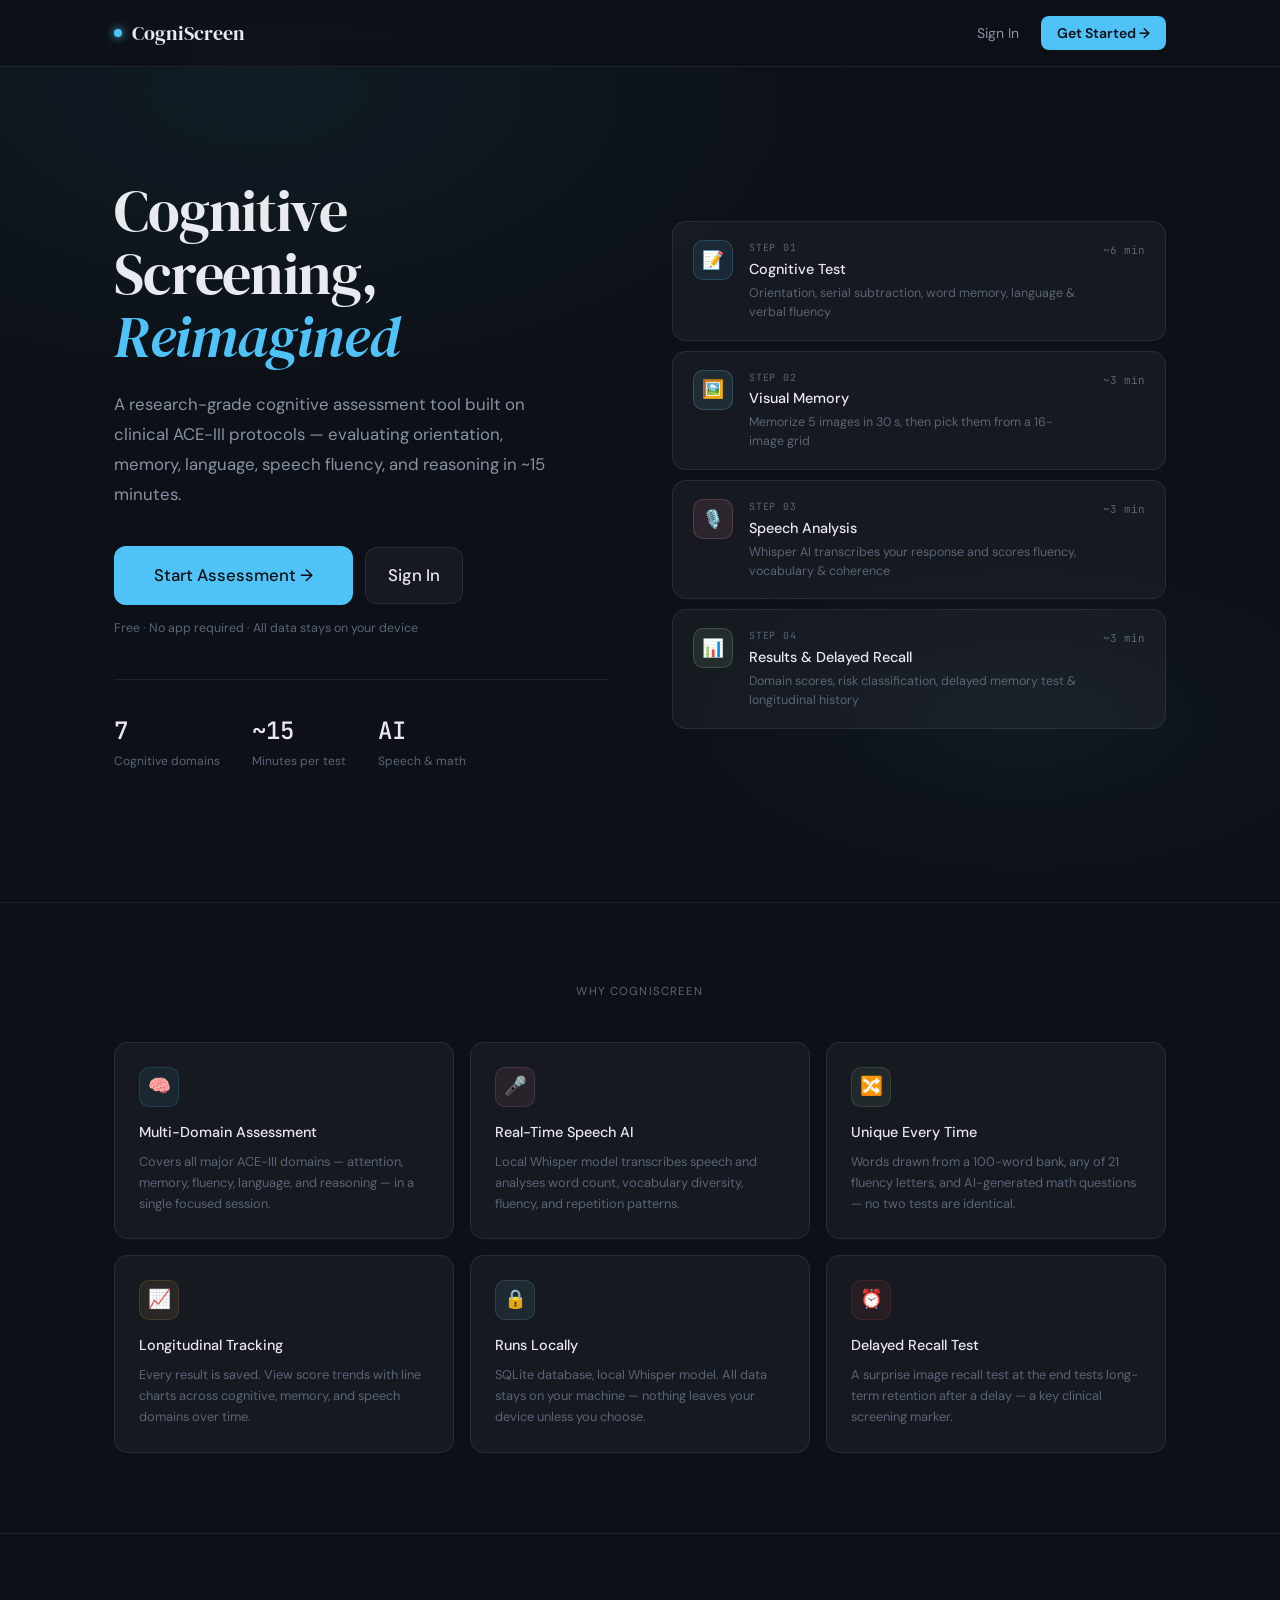
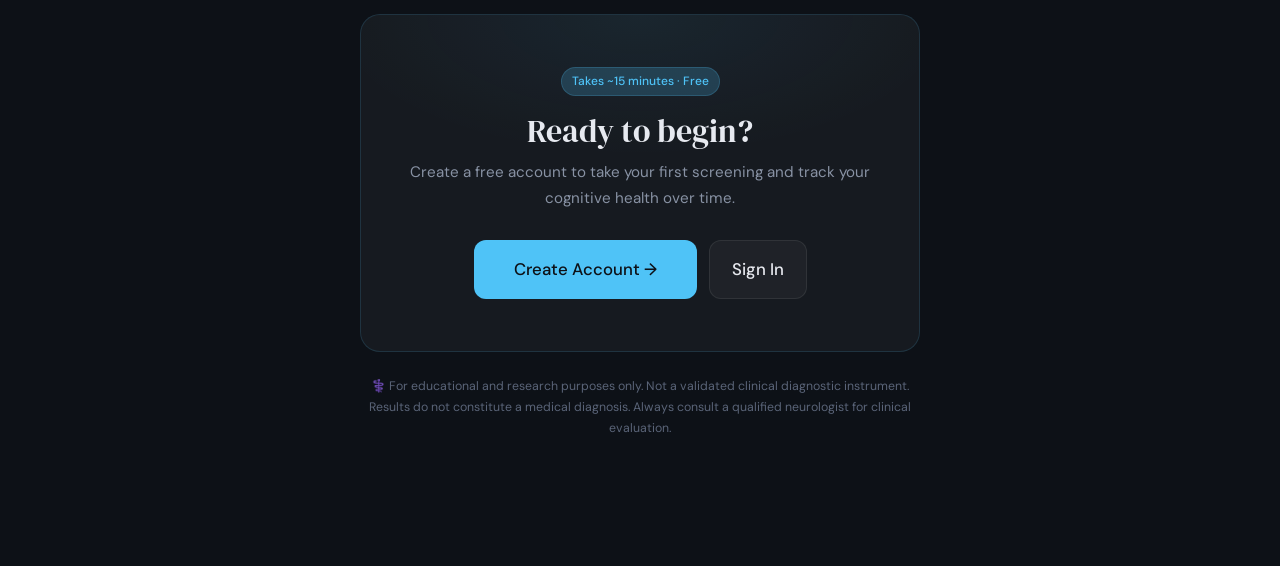
<file: frontend/index.html>
<!DOCTYPE html>
<html lang="en">
<head>
  <meta charset="UTF-8" />
  <meta name="viewport" content="width=device-width, initial-scale=1.0" />
  <title>CogniScreen — Dementia Screening Tool</title>
  <link rel="stylesheet" href="style.css" />
  <style>
    .hero {
      min-height: calc(100vh - 65px);
      display: flex; align-items: center;
      padding: 60px 0 80px;
    }
    .hero-inner {
      display: grid;
      grid-template-columns: 1fr 1fr;
      gap: 64px; align-items: center;
      max-width: 1100px; margin: 0 auto; padding: 0 24px;
      position: relative; z-index: 1;
    }
    .hero-eyebrow {
      display: inline-flex; align-items: center; gap: 8px;
      background: rgba(79,195,247,0.08); border: 1px solid rgba(79,195,247,0.2);
      border-radius: 100px; padding: 6px 14px;
      font-size: 0.75rem; color: var(--accent);
      letter-spacing: 0.06em; text-transform: uppercase; margin-bottom: 24px;
    }
    .eyebrow-dot { width:6px; height:6px; border-radius:50%; background:var(--accent); animation:pulse 2s infinite; }
    .hero h1 {
      font-size: clamp(2.4rem, 4.5vw, 3.6rem);
      line-height: 1.1; margin-bottom: 20px; letter-spacing: -0.02em;
    }
    .hero-desc { font-size:1.05rem; color:var(--text2); line-height:1.8; margin-bottom:36px; max-width:440px; }
    .hero-actions { display:flex; gap:12px; align-items:center; }
    .hero-note { font-size:0.78rem; color:var(--text3); margin-top:14px; }
    .hero-stats {
      display:flex; gap:32px; margin-top:40px;
      padding-top:32px; border-top:1px solid var(--card-border);
    }
    .hero-stat-num { font-family:var(--font-mono); font-size:1.5rem; font-weight:500; color:var(--text); }
    .hero-stat-label { font-size:0.75rem; color:var(--text3); margin-top:2px; }

    /* Step cards — right panel */
    .steps-panel { display:flex; flex-direction:column; gap:10px; }
    .step-card {
      display:flex; align-items:flex-start; gap:16px;
      background:var(--card); border:1px solid var(--card-border);
      border-radius:14px; padding:18px 20px;
      transition:all 0.25s; position:relative; overflow:hidden;
    }
    .step-card::before {
      content:''; position:absolute; left:0; top:0; bottom:0; width:3px;
      background:var(--sc, var(--accent)); border-radius:3px 0 0 3px;
      opacity:0; transition:opacity 0.25s;
    }
    .step-card:hover { border-color:rgba(255,255,255,0.12); transform:translateX(5px); }
    .step-card:hover::before { opacity:1; }
    .step-icon {
      width:40px; height:40px; border-radius:10px;
      display:flex; align-items:center; justify-content:center;
      font-size:1.1rem; flex-shrink:0;
    }
    .step-num { font-family:var(--font-mono); font-size:0.62rem; color:var(--text3); letter-spacing:0.08em; text-transform:uppercase; margin-bottom:2px; }
    .step-title { font-weight:500; font-size:0.9rem; margin-bottom:3px; }
    .step-desc { font-size:0.78rem; color:var(--text3); line-height:1.5; }
    .step-time { margin-left:auto; font-family:var(--font-mono); font-size:0.68rem; color:var(--text3); white-space:nowrap; padding-top:2px; flex-shrink:0; }

    /* Features */
    .features { padding:80px 0; border-top:1px solid var(--card-border); }
    .section-eyebrow { font-size:0.72rem; text-transform:uppercase; letter-spacing:0.1em; color:var(--text3); text-align:center; margin-bottom:40px; }
    .features-grid { display:grid; grid-template-columns:repeat(3,1fr); gap:16px; }
    .feat {
      background:var(--card); border:1px solid var(--card-border);
      border-radius:14px; padding:24px; transition:all 0.25s;
    }
    .feat:hover { border-color:rgba(255,255,255,0.12); transform:translateY(-3px); }
    .feat-icon { width:40px; height:40px; border-radius:10px; display:flex; align-items:center; justify-content:center; font-size:1.15rem; margin-bottom:14px; }
    .feat-title { font-weight:500; font-size:0.9rem; margin-bottom:7px; }
    .feat-desc { font-size:0.8rem; color:var(--text3); line-height:1.65; }

    /* CTA */
    .cta { padding:80px 0; text-align:center; border-top:1px solid var(--card-border); }
    .cta-card {
      max-width:560px; margin:0 auto;
      background:var(--card); border:1px solid rgba(79,195,247,0.15);
      border-radius:20px; padding:52px 40px; position:relative; overflow:hidden;
    }
    .cta-card::before {
      content:''; position:absolute; inset:0;
      background:radial-gradient(ellipse 80% 60% at 50% 0%, rgba(79,195,247,0.07) 0%, transparent 70%);
      pointer-events:none;
    }
    .cta-card h2 { font-size:2rem; margin-bottom:10px; }
    .cta-card p { color:var(--text2); font-size:0.95rem; line-height:1.7; margin-bottom:28px; }
    .disclaimer { text-align:center; padding:24px 0 48px; font-size:0.77rem; color:var(--text3); max-width:580px; margin:0 auto; line-height:1.7; }

    @media (max-width:768px) {
      .hero-inner { grid-template-columns:1fr; gap:40px; }
      .hero h1, .hero-desc, .hero-note { text-align:center; }
      .hero-actions { justify-content:center; }
      .hero-stats { justify-content:center; }
      .features-grid { grid-template-columns:1fr; }
    }
  </style>
</head>
<body>
  <div id="toast-container"></div>

  <nav class="nav">
    <div class="nav-inner">
      <a href="index.html" class="nav-logo"><span class="nav-logo-dot"></span>CogniScreen</a>
      <div class="nav-links">
        <a href="login.html" class="nav-link">Sign In</a>
        <a href="register.html" class="nav-btn">Get Started →</a>
      </div>
    </div>
  </nav>

  <!-- HERO -->
  <section class="hero">
    <div class="hero-inner">

      <!-- Left -->
      <div class="fade-in">
        <h1>Cognitive<br>Screening,<br><em style="color:var(--accent);">Reimagined</em></h1>
        <p class="hero-desc">
          A research-grade cognitive assessment tool built on clinical ACE-III protocols —
          evaluating orientation, memory, language, speech fluency, and reasoning in ~15 minutes.
        </p>
        <div class="hero-actions">
          <a href="register.html" class="btn btn-primary btn-lg">Start Assessment →</a>
          <a href="login.html" class="btn btn-ghost btn-lg" style="padding:14px 22px;">Sign In</a>
        </div>
        <p class="hero-note">Free · No app required · All data stays on your device</p>
        <div class="hero-stats">
          <div><div class="hero-stat-num">7</div><div class="hero-stat-label">Cognitive domains</div></div>
          <div><div class="hero-stat-num">~15</div><div class="hero-stat-label">Minutes per test</div></div>
          <div><div class="hero-stat-num">AI</div><div class="hero-stat-label">Speech & math</div></div>
        </div>
      </div>

      <!-- Right: step cards -->
      <div class="steps-panel fade-in" style="animation-delay:0.15s;">
        <div class="step-card" style="--sc:#4fc3f7;">
          <div class="step-icon" style="background:rgba(79,195,247,0.1);border:1px solid rgba(79,195,247,0.2);">📝</div>
          <div>
            <div class="step-num">Step 01</div>
            <div class="step-title">Cognitive Test</div>
            <div class="step-desc">Orientation, serial subtraction, word memory, language & verbal fluency</div>
          </div>
          <div class="step-time">~6 min</div>
        </div>
        <div class="step-card" style="--sc:#81d4fa;">
          <div class="step-icon" style="background:rgba(129,212,250,0.1);border:1px solid rgba(129,212,250,0.2);">🖼️</div>
          <div>
            <div class="step-num">Step 02</div>
            <div class="step-title">Visual Memory</div>
            <div class="step-desc">Memorize 5 images in 30 s, then pick them from a 16-image grid</div>
          </div>
          <div class="step-time">~3 min</div>
        </div>
        <div class="step-card" style="--sc:#f48fb1;">
          <div class="step-icon" style="background:rgba(244,143,177,0.1);border:1px solid rgba(244,143,177,0.2);">🎙️</div>
          <div>
            <div class="step-num">Step 03</div>
            <div class="step-title">Speech Analysis</div>
            <div class="step-desc">Whisper AI transcribes your response and scores fluency, vocabulary & coherence</div>
          </div>
          <div class="step-time">~3 min</div>
        </div>
        <div class="step-card" style="--sc:#a5d6a7;">
          <div class="step-icon" style="background:rgba(165,214,167,0.1);border:1px solid rgba(165,214,167,0.2);">📊</div>
          <div>
            <div class="step-num">Step 04</div>
            <div class="step-title">Results & Delayed Recall</div>
            <div class="step-desc">Domain scores, risk classification, delayed memory test & longitudinal history</div>
          </div>
          <div class="step-time">~3 min</div>
        </div>
      </div>

    </div>
  </section>

  <!-- FEATURES -->
  <section class="features">
    <div class="container-wide">
      <p class="section-eyebrow">Why CogniScreen</p>
      <div class="features-grid">
        <div class="feat" style="animation:fadeIn 0.4s 0.1s both;">
          <div class="feat-icon" style="background:rgba(79,195,247,0.08);border:1px solid rgba(79,195,247,0.15);">🧠</div>
          <div class="feat-title">Multi-Domain Assessment</div>
          <div class="feat-desc">Covers all major ACE-III domains — attention, memory, fluency, language, and reasoning — in a single focused session.</div>
        </div>
        <div class="feat" style="animation:fadeIn 0.4s 0.2s both;">
          <div class="feat-icon" style="background:rgba(244,143,177,0.08);border:1px solid rgba(244,143,177,0.15);">🎤</div>
          <div class="feat-title">Real-Time Speech AI</div>
          <div class="feat-desc">Local Whisper model transcribes speech and analyses word count, vocabulary diversity, fluency, and repetition patterns.</div>
        </div>
        <div class="feat" style="animation:fadeIn 0.4s 0.3s both;">
          <div class="feat-icon" style="background:rgba(165,214,167,0.08);border:1px solid rgba(165,214,167,0.15);">🔀</div>
          <div class="feat-title">Unique Every Time</div>
          <div class="feat-desc">Words drawn from a 100-word bank, any of 21 fluency letters, and AI-generated math questions — no two tests are identical.</div>
        </div>
        <div class="feat" style="animation:fadeIn 0.4s 0.4s both;">
          <div class="feat-icon" style="background:rgba(255,183,77,0.08);border:1px solid rgba(255,183,77,0.15);">📈</div>
          <div class="feat-title">Longitudinal Tracking</div>
          <div class="feat-desc">Every result is saved. View score trends with line charts across cognitive, memory, and speech domains over time.</div>
        </div>
        <div class="feat" style="animation:fadeIn 0.4s 0.5s both;">
          <div class="feat-icon" style="background:rgba(129,212,250,0.08);border:1px solid rgba(129,212,250,0.15);">🔒</div>
          <div class="feat-title">Runs Locally</div>
          <div class="feat-desc">SQLite database, local Whisper model. All data stays on your machine — nothing leaves your device unless you choose.</div>
        </div>
        <div class="feat" style="animation:fadeIn 0.4s 0.6s both;">
          <div class="feat-icon" style="background:rgba(239,83,80,0.08);border:1px solid rgba(239,83,80,0.15);">⏰</div>
          <div class="feat-title">Delayed Recall Test</div>
          <div class="feat-desc">A surprise image recall test at the end tests long-term retention after a delay — a key clinical screening marker.</div>
        </div>
      </div>
    </div>
  </section>

  <!-- CTA -->
  <section class="cta">
    <div class="container">
      <div class="cta-card fade-in">
        <span class="badge badge-accent mb-4" style="font-size:0.75rem;">Takes ~15 minutes · Free</span>
        <h2>Ready to begin?</h2>
        <p>Create a free account to take your first screening and track your cognitive health over time.</p>
        <div style="display:flex;gap:12px;justify-content:center;flex-wrap:wrap;">
          <a href="register.html" class="btn btn-primary btn-lg">Create Account →</a>
          <a href="login.html" class="btn btn-ghost btn-lg" style="padding:14px 22px;">Sign In</a>
        </div>
      </div>
      <div class="disclaimer">
        ⚕️ For educational and research purposes only. Not a validated clinical diagnostic instrument.
        Results do not constitute a medical diagnosis. Always consult a qualified neurologist for clinical evaluation.
      </div>
    </div>
  </section>

  <script src="script.js"></script>
</body>
</html>
</file>
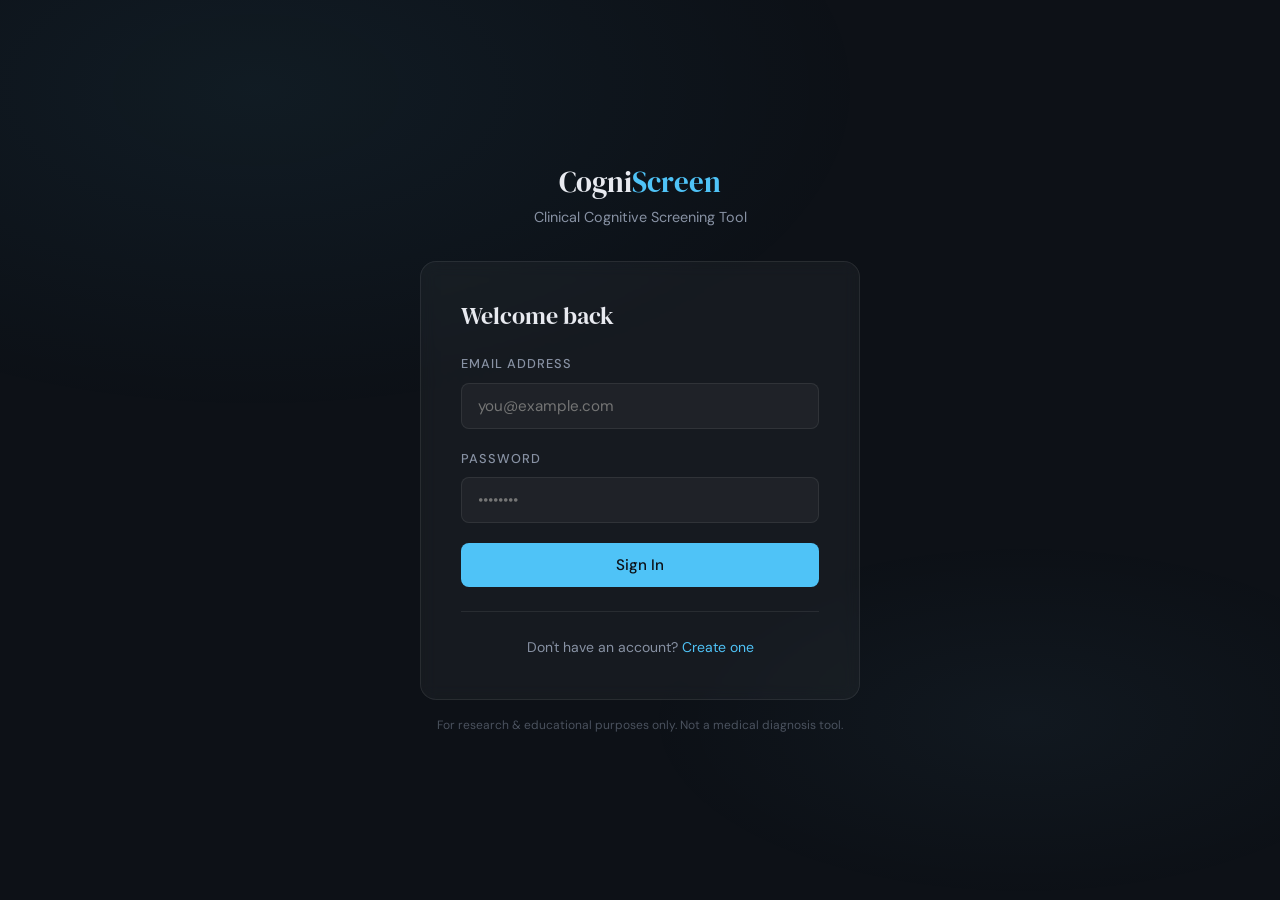
<file: frontend/cognitive.html>
<!DOCTYPE html>
<html lang="en">
<head>
  <meta charset="UTF-8" />
  <meta name="viewport" content="width=device-width, initial-scale=1.0" />
  <title>Cognitive Test — CogniScreen</title>
  <link rel="stylesheet" href="style.css" />
</head>
<body>
  <div id="toast-container"></div>
  <nav class="nav">
    <div class="nav-inner">
      <a href="index.html" class="nav-logo">
        <span class="nav-logo-dot"></span>CogniScreen
      </a>
      <div class="nav-links">
        <a href="dashboard.html" class="nav-link">← Dashboard</a>
      </div>
    </div>
  </nav>

  <div style="padding:40px 0 80px;">
    <div class="container">
      <!-- Progress -->
      <div class="flex items-center justify-between mb-2">
        <span class="text-xs text-muted">COGNITIVE ASSESSMENT</span>
        <span class="text-xs text-muted mono" id="q-counter">0 / 0</span>
      </div>
      <div class="progress-wrap mb-8">
        <div class="progress-bar" id="progress-bar" style="width:0%"></div>
      </div>

      <!-- Step indicator -->
      <div class="step-indicator mb-8" id="step-indicator"></div>

      <!-- Question card -->
      <div class="card card-glow fade-in" id="question-card">
        <div id="question-area"></div>
      </div>

      <!-- Nav buttons -->
      <div class="flex gap-3 mt-6 justify-between">
        <button class="btn btn-ghost" id="back-btn" onclick="prevQuestion()" style="display:none;">← Back</button>
        <div style="flex:1;"></div>
        <button class="btn btn-primary" id="next-btn" onclick="nextQuestion()" disabled>
          Continue →
        </button>
      </div>
    </div>
  </div>

  <script src="script.js"></script>
  <script>
    requireAuth();

    // ── Helpers ───────────────────────────────────────────────────────────────
    function pick(arr) { return arr[Math.floor(Math.random() * arr.length)]; }
    function shuffle(arr) { return [...arr].sort(() => Math.random() - 0.5); }

    // ── Section 4: load 3 random words from words.txt ─────────────────────────
    let chosenWords = ['APPLE', 'TABLE', 'RIVER']; // safe fallback
    async function loadWords() {
      try {
        const res = await fetch('words.txt');
        const text = await res.text();
        const all = text.split('\n').map(w => w.trim().toUpperCase()).filter(w => w.length >= 3 && w.length <= 10);
        const picked = shuffle(all).slice(0, 3);
        if (picked.length === 3) chosenWords = picked;
      } catch(e) { /* keep fallback */ }
    }

    // ── Section 5: all 26 letters (excluding hard ones like Q, X, Z for fairness) ──
    const ALL_LETTERS = 'ABCDEFGHIJKLMNOPRSTUW'.split(''); // 21 practical letters
    const chosenLetter = pick(ALL_LETTERS);

    // Section 5 sentences — 12 simple, well-known proverbs (only one is shown per test)
    const SENTENCE_POOLS = [
      'All that glitters is not gold',
      'A stitch in time saves nine',
      'Every cloud has a silver lining',
      'Actions speak louder than words',
      'The early bird catches the worm',
      'Look before you leap',
      'Practice makes a man perfect',
      'Slow and steady wins the race',
      'Honesty is the best policy',
      'Better late than never',
      'Too many cooks spoil the broth',
      'Where there is a will there is a way',
    ];
    const chosenSentence = pick(SENTENCE_POOLS);

    // ── Section 7: AI-generated math questions ────────────────────────────────
    // Placeholder objects — will be replaced by AI response before test starts
    let aiMathQuestions = null; // { q1, q2, q3 } filled by fetchMathQuestions()

    // Fallback questions used if AI is unavailable
    function generateFallbackMath() {
      const ops = ['addition','subtraction','multiplication','division'];
      const op = pick(ops);
      let q1;
      if (op === 'addition') {
        const a = Math.floor(Math.random()*400)+100, b = Math.floor(Math.random()*300)+50;
        q1 = { text:`What is ${a} + ${b}?`, answer: a+b, op:'addition' };
      } else if (op === 'subtraction') {
        const a = Math.floor(Math.random()*500)+300, b = Math.floor(Math.random()*200)+50;
        q1 = { text:`What is ${a} − ${b}?`, answer: a-b, op:'subtraction' };
      } else if (op === 'multiplication') {
        const a = Math.floor(Math.random()*9)+2, b = Math.floor(Math.random()*9)+2;
        q1 = { text:`What is ${a} × ${b}?`, answer: a*b, op:'multiplication' };
      } else {
        const b = Math.floor(Math.random()*8)+2, a = b*(Math.floor(Math.random()*9)+2);
        q1 = { text:`What is ${a} ÷ ${b}?`, answer: a/b, op:'division' };
      }
      // Word problem
      const fruits = ['apples','oranges','mangoes','bananas','guavas'];
      const fruit = pick(fruits);
      const qty = Math.floor(Math.random()*6)+2, price = Math.floor(Math.random()*15)+5;
      const q2 = { text:`If one ${fruit.slice(0,-1)} costs ₹${price}, what is the total cost of ${qty} ${fruit}?`, answer: qty*price };
      // Analogy / reasoning
      const pairs = [
        { text:'Complete the pattern: 2, 4, 8, 16, ___', answer: 32 },
        { text:'Complete the pattern: 3, 6, 9, 12, ___', answer: 15 },
        { text:'Complete the pattern: 5, 10, 15, 20, ___', answer: 25 },
        { text:'Complete the pattern: 1, 4, 9, 16, ___', answer: 25 },
        { text:'Complete the pattern: 2, 5, 10, 17, ___', answer: 26 },
        { text:'Complete the pattern: 100, 90, 81, 73, ___', answer: 66 },
      ];
      const q3 = pick(pairs);
      return { q1, q2, q3 };
    }

    async function fetchMathQuestions() {
      // Math questions generated locally — no backend call needed
      aiMathQuestions = generateFallbackMath();
      injectMathQuestions();
    }

    function injectMathQuestions() {
      const q1Idx = allQuestions.findIndex(q => q.id === 'math_ai_1');
      const q2Idx = allQuestions.findIndex(q => q.id === 'math_ai_2');
      const q3Idx = allQuestions.findIndex(q => q.id === 'math_ai_3');
      if (q1Idx !== -1 && aiMathQuestions) {
        allQuestions[q1Idx] = { ...allQuestions[q1Idx], text: aiMathQuestions.q1.text, answer: aiMathQuestions.q1.answer };
        allQuestions[q2Idx] = { ...allQuestions[q2Idx], text: aiMathQuestions.q2.text, answer: aiMathQuestions.q2.answer };
        allQuestions[q3Idx] = { ...allQuestions[q3Idx], text: aiMathQuestions.q3.text, answer: aiMathQuestions.q3.answer };
      }
      // Re-render current question in case we're already on it
      renderQuestion();
    }

    // ── Question bank ─────────────────────────────────────────────────────────
    // Built after async inits; words injected via buildSections()
    let allQuestions = [];
    let sections = [];

    function buildSections() {
      sections = [
        {
          id: 'orientation-time', label: 'Orientation',
          questions: [
            { id:'day', text:'What day of the week is it today?', type:'choice',
              options:['Monday','Tuesday','Wednesday','Thursday','Friday','Saturday','Sunday'] },
            { id:'month', text:'What month is it currently?', type:'choice',
              options:['January','February','March','April','May','June','July','August','September','October','November','December'] },
            { id:'year', text:'What year is it?', type:'number', placeholder:'Enter the year', min:1900, max:2100 },
            { id:'season', text:'What season is it currently in India?', type:'choice',
              options:['Summer','Monsoon','Autumn','Winter','Spring'] },
          ]
        },
        {
          id:'orientation-place', label:'Place',
          questions: [
            { id:'city', text:'What city or town are you in right now?', type:'text', placeholder:'Your city...' },
            { id:'state', text:'What state are you in?', type:'text', placeholder:'Your state...' },
            { id:'country', text:'What country are you in?', type:'text', placeholder:'Your country...' },
          ]
        },
        {
          id:'attention', label:'Attention',
          questions: [
            { id:'serial7_intro', type:'info', title:'Serial Subtraction Task',
              text:'You will now be asked to perform a subtraction task. Starting from 100, keep subtracting 7 each time. Enter your answers one by one.' },
            { id:'serial7', text:'Start from 100 and subtract 7 five times. Enter all five answers separated by commas.',
              type:'serial7', placeholder:'e.g. 93, 86, 79, 72, 65', expected:[93,86,79,72,65] },
          ]
        },
        {
          id:'recall-register', label:'Word Memory',
          questions: [
            { id:'words_register', type:'memorize',
              title:'Word Registration',
              text:'Read and memorize these 3 words carefully. You will be tested on them later.',
              words: chosenWords }
          ]
        },
        {
          id:'language', label:'Language',
          questions: [
            { id:'repeat1', text:`Repeat this sentence exactly: "${chosenSentence}"`, type:'repeat', target: chosenSentence },
            { id:'fluency_letter', text:`In 60 seconds, name as many words as you can that start with the letter "${chosenLetter}". (Do not use names of people or places.)`,
              type:'fluency', timeLimit:60 },
            { id:'fluency_animals', text:'In 60 seconds, name as many animals as you can.', type:'fluency', timeLimit:60 },
          ]
        },
        {
          id:'recall-test', label:'Recall',
          questions: [
            { id:'word_recall', text:'What were the 3 words I asked you to memorize earlier?', type:'recall3', target: chosenWords },
          ]
        },
        {
          id:'problem-solving', label:'Reasoning',
          questions: [
            // Placeholders — replaced by injectMathQuestions() once AI responds
            { id:'math_ai_1', type:'number', text:'Loading question…', answer:0, placeholder:'Enter your answer' },
            { id:'math_ai_2', type:'number', text:'Loading question…', answer:0, placeholder:'Enter your answer' },
            { id:'math_ai_3', type:'number', text:'Loading question…', answer:0, placeholder:'Enter your answer' },
          ]
        }
      ];

      allQuestions.length = 0;
      sections.forEach(sec => {
        sec.questions.forEach((q, i) => {
          allQuestions.push({ ...q, section: sec.label, sectionId: sec.id, isFirst: i === 0 });
        });
      });
    }

    const answers = {};
    let current = 0;
    let fluencyTimer = null;

    // ── Kick off async inits, then start the test ─────────────────────────────
    async function init() {
      await loadWords();
      sessionStorage.setItem('chosenWords', JSON.stringify(chosenWords));
      buildSections();
      renderQuestion();
      // Fetch AI math in background — injects when ready
      fetchMathQuestions();
    }
    init();

    function renderStepIndicator() {
      const indicator = document.getElementById('step-indicator');
      const sectionNames = [...new Set(allQuestions.map(q => q.section))];
      const currentSection = allQuestions[current].section;
      let html = '';
      sectionNames.forEach((sec, i) => {
        const secIdx = allQuestions.findIndex(q => q.section === sec);
        const isDone = allQuestions.findIndex(q => q.section === sec) < current;
        const isActive = sec === currentSection;
        const dotClass = isDone ? 'done' : isActive ? 'active' : '';
        html += `<div class="step-dot ${dotClass}" title="${sec}">${i + 1}</div>`;
        if (i < sectionNames.length - 1) {
          html += `<div class="step-line ${isDone ? 'done' : ''}"></div>`;
        }
      });
      indicator.innerHTML = html;
    }

    function renderQuestion() {
      const q = allQuestions[current];
      const total = allQuestions.length;
      document.getElementById('q-counter').textContent = `${current + 1} / ${total}`;
      document.getElementById('progress-bar').style.width = `${((current) / total) * 100}%`;
      document.getElementById('back-btn').style.display = current > 0 ? '' : 'none';
      document.getElementById('next-btn').disabled = !hasAnswer(q);
      document.getElementById('next-btn').textContent = current === allQuestions.length - 1 ? 'Finish →' : 'Continue →';
      renderStepIndicator();

      if (fluencyTimer) { clearInterval(fluencyTimer); fluencyTimer = null; }

      let html = `<div class="mb-2"><span class="badge badge-accent">${q.section}</span></div>`;

      switch (q.type) {
        case 'info':
          html += `<h2 class="mb-4">${q.title}</h2><p class="text-muted" style="font-size:1rem;line-height:1.8;">${q.text}</p>`;
          document.getElementById('next-btn').disabled = false;
          break;

        case 'memorize':
          html += `<h2 class="mb-4">${q.title}</h2>
          <p class="text-muted mb-6" style="font-size:0.95rem;">${q.text}</p>
          <div class="flex gap-4 justify-center" style="margin:32px 0;">
            ${q.words.map(w => `<div class="card" style="padding:24px 40px;text-align:center;border-color:rgba(79,195,247,0.3);">
              <div style="font-size:1.6rem;font-weight:600;letter-spacing:0.1em;color:var(--accent);">${w}</div>
            </div>`).join('')}
          </div>
          <div class="alert alert-info">💡 Take your time to memorize these words. They will be tested later.</div>`;
          answers[q.id] = true;
          document.getElementById('next-btn').disabled = false;
          break;

        case 'choice':
          html += `<h2 class="mb-6" style="font-size:1.35rem;">${q.text}</h2>
          <div class="option-grid">
            ${q.options.map((opt, i) => {
              const selected = answers[q.id] === opt;
              return `<div class="option ${selected?'selected':''}" onclick="selectChoice('${q.id}', '${opt}', this)">
                <span class="option-key">${String.fromCharCode(65+i)}</span> ${opt}
              </div>`;
            }).join('')}
          </div>`;
          break;

        case 'text':
          html += `<h2 class="mb-6" style="font-size:1.35rem;">${q.text}</h2>
          <input type="text" id="input-${q.id}" placeholder="${q.placeholder||''}" 
            value="${answers[q.id]||''}"
            oninput="textAnswer('${q.id}', this.value)"
            style="font-size:1rem;" />`;
          break;

        case 'number':
          html += `<h2 class="mb-6" style="font-size:1.35rem;">${q.text}</h2>
          <input type="number" id="input-${q.id}" placeholder="${q.placeholder||''}"
            value="${answers[q.id]||''}"
            min="${q.min||0}" max="${q.max||9999}"
            oninput="textAnswer('${q.id}', this.value)"
            style="font-size:1rem;max-width:200px;" />
          ${q.answer !== undefined ? `<p class="input-hint">Enter a numeric value</p>` : ''}`;
          break;

        case 'textarea':
          html += `<h2 class="mb-6" style="font-size:1.35rem;">${q.text}</h2>
          <textarea id="input-${q.id}" placeholder="${q.placeholder||''}"
            oninput="textAnswer('${q.id}', this.value)"
            style="font-size:0.95rem;">${answers[q.id]||''}</textarea>`;
          break;

        case 'repeat':
          html += `<h2 class="mb-4" style="font-size:1.35rem;">${q.text}</h2>
          <div class="card card-sm mb-4" style="border-color:rgba(79,195,247,0.25);background:var(--accent-glow);">
            <div style="font-size:1.1rem;font-style:italic;color:var(--accent);">"${q.target}"</div>
          </div>
          <input type="text" id="input-${q.id}" placeholder="Type the sentence exactly..."
            value="${answers[q.id]||''}"
            oninput="textAnswer('${q.id}', this.value)" style="font-size:0.95rem;" />
          <p class="input-hint">Type it exactly as shown above</p>`;
          break;

        case 'serial7':
          html += `<h2 class="mb-4" style="font-size:1.35rem;">${q.text}</h2>
          <div class="card card-sm mb-4" style="background:rgba(255,183,77,0.05);border-color:rgba(255,183,77,0.2);">
            <p style="color:var(--warn);font-size:0.9rem;">100 → subtract 7 → ? → subtract 7 → ? → subtract 7 → ? → subtract 7 → ? → subtract 7 → ?</p>
          </div>
          <input type="text" id="input-${q.id}" placeholder="${q.placeholder}"
            value="${answers[q.id]||''}"
            oninput="textAnswer('${q.id}', this.value)" style="font-size:1rem;" />
          <p class="input-hint">Enter 5 numbers separated by commas</p>`;
          break;

        case 'fluency': {
          const timeLeft = { val: q.timeLimit };
          const saved = answers[q.id] || '';
          html += `<h2 class="mb-4" style="font-size:1.3rem;">${q.text}</h2>
          <div class="flex items-center gap-4 mb-4">
            <div class="timer-ring" id="fluency-timer">${q.timeLimit}</div>
            <button class="btn btn-outline" id="start-fluency" onclick="startFluency('${q.id}', ${q.timeLimit})">Start Timer</button>
          </div>
          <textarea id="input-${q.id}" placeholder="Type words separated by commas..."
            oninput="textAnswer('${q.id}', this.value)"
            style="font-size:0.95rem;">${saved}</textarea>
          <p class="input-hint" id="fluency-count">Words entered: ${saved ? saved.split(',').filter(w=>w.trim()).length : 0}</p>`;
          break;
        }

        case 'recall3': {
          html += `<h2 class="mb-6" style="font-size:1.35rem;">${q.text}</h2>
          <div class="grid-3 mb-4">
            ${[0,1,2].map(i => `
              <div>
                <label>Word ${i+1}</label>
                <input type="text" id="recall-${i}"
                  value="${(answers[q.id]||[])[i]||''}"
                  oninput="recallAnswer('${q.id}')"
                  placeholder="Word ${i+1}..."
                  style="font-size:1rem;text-transform:uppercase;" />
              </div>
            `).join('')}
          </div>`;
          break;
        }
      }

      document.getElementById('question-area').innerHTML = html;

      // Auto-focus text inputs
      const inp = document.querySelector(`#input-${q.id}`);
      if (inp) setTimeout(() => inp.focus(), 100);
    }

    function hasAnswer(q) {
      if (['info','memorize'].includes(q.type)) return true;
      if (q.type === 'recall3') return (answers[q.id]||[]).some(w => w.trim());
      return !!answers[q.id] && answers[q.id].toString().trim() !== '';
    }

    function selectChoice(id, val, el) {
      answers[id] = val;
      document.querySelectorAll('.option').forEach(o => o.classList.remove('selected'));
      el.classList.add('selected');
      document.getElementById('next-btn').disabled = false;
    }

    function textAnswer(id, val) {
      answers[id] = val;
      document.getElementById('next-btn').disabled = !val.trim();
    }

    function recallAnswer(id) {
      const vals = [0,1,2].map(i => (document.getElementById('recall-'+i)||{value:''}).value.trim().toUpperCase());
      answers[id] = vals;
      document.getElementById('next-btn').disabled = !vals.some(v => v);
    }

    function startFluency(id, total) {
      const timerEl = document.getElementById('fluency-timer');
      const startBtn = document.getElementById('start-fluency');
      if (startBtn) startBtn.style.display = 'none';
      let remaining = total;
      timerEl.textContent = remaining;
      fluencyTimer = setInterval(() => {
        remaining--;
        timerEl.textContent = remaining;
        timerEl.className = 'timer-ring' + (remaining <= 10 ? ' danger' : remaining <= 20 ? ' warn' : '');
        const inp = document.getElementById('input-'+id);
        if (inp) {
          const count = inp.value.split(',').filter(w => w.trim()).length;
          const countEl = document.getElementById('fluency-count');
          if (countEl) countEl.textContent = 'Words entered: ' + count;
        }
        if (remaining <= 0) {
          clearInterval(fluencyTimer);
          fluencyTimer = null;
          timerEl.textContent = '✓';
          timerEl.className = 'timer-ring done';
          document.getElementById('next-btn').disabled = false;
        }
      }, 1000);
    }

    function prevQuestion() {
      if (current > 0) { current--; renderQuestion(); }
    }

    function nextQuestion() {
      const q = allQuestions[current];
      if (current === allQuestions.length - 1) {
        finishCognitive();
        return;
      }
      current++;
      const card = document.getElementById('question-card');
      card.style.opacity = '0';
      card.style.transform = 'translateX(20px)';
      card.style.transition = 'all 0.2s';
      setTimeout(() => {
        renderQuestion();
        card.style.opacity = '1';
        card.style.transform = 'none';
      }, 200);
    }

    async function finishCognitive() {
      // Disable button and show loading
      document.getElementById('next-btn').disabled = true;
      document.getElementById('next-btn').innerHTML = '<span class="spinner"></span> AI Scoring…';

      let score = 0, maxScore = 0;

      // ── Objective scores (exact, no AI needed) ──────────────────────────────
      const now = new Date();
      const days   = ['Sunday','Monday','Tuesday','Wednesday','Thursday','Friday','Saturday'];
      const months = ['January','February','March','April','May','June','July','August','September','October','November','December'];
      if (answers['day']   === days[now.getDay()])     score++;
      if (answers['month'] === months[now.getMonth()]) score++;
      if (parseInt(answers['year']) === now.getFullYear()) score++;

      // Season — based on current Indian month (real-time check)
      const m = now.getMonth() + 1; // 1=Jan … 12=Dec
      const correctSeason =
        (m >= 3 && m <= 5)  ? 'Summer'  :   // Mar–May
        (m >= 6 && m <= 9)  ? 'Monsoon' :   // Jun–Sep
        (m >= 10 && m <= 11)? 'Autumn'  :   // Oct–Nov
        (m === 2)           ? 'Spring'  :   // Feb
                              'Winter';     // Dec–Jan
      if (answers['season'] === correctSeason) score++;
      maxScore += 4; // day, month, year, season

      // Serial 7
      if (answers['serial7']) {
        const nums = answers['serial7'].split(',').map(n => parseInt(n.trim()));
        [93,86,79,72,65].forEach((exp, i) => { if (nums[i] === exp) score++; });
        maxScore += 5;
      }

      // Math
      const mq = aiMathQuestions || generateFallbackMath();
      if (parseInt(answers['math_ai_1']) === mq.q1.answer) score += 2;
      if (parseInt(answers['math_ai_2']) === mq.q2.answer) score += 2;
      if (parseInt(answers['math_ai_3']) === mq.q3.answer) score += 2;
      maxScore += 6;

      // ── AI scoring for open-ended answers via backend ───────────────────────
      let ai = null;
      try {
        const res = await fetch('http://localhost:5001/scoreAnswers', {
          method: 'POST',
          headers: { 'Content-Type': 'application/json' },
          body: JSON.stringify({
            word_recall:      (answers['word_recall'] || []).map(w => (w||'').trim()),
            chosen_words:     chosenWords,
            sentence_typed:   answers['repeat1'] || '',
            sentence_correct: chosenSentence,
            fluency_letter:   chosenLetter,
            fluency_words:    answers['fluency_letter'] || '',
            animal_words:     answers['fluency_animals'] || '',
            city:             answers['city'] || '',
            state:            answers['state'] || '',
            country:          answers['country'] || ''
          })
        });
        ai = await res.json();
      } catch(e) {
        console.warn('[AI Scoring] Backend unavailable, using local fallback');
      }

      if (ai && ai.success) {
        // Word recall /3
        score += ai.word_recall_total || 0;
        maxScore += 3;
        // Sentence /2
        score += Math.min(ai.sentence_score || 0, 2);
        maxScore += 2;
        // Letter fluency /7 (ACE-III scale)
        const lv = ai.fluency_letter_valid || 0;
        score += lv>14?7:lv>10?6:lv>7?5:lv>5?4:lv>3?3:lv>1?2:lv>0?1:0;
        maxScore += 7;
        // Animal fluency /7
        const av = ai.fluency_animals_valid || 0;
        score += av>16?7:av>13?6:av>10?5:av>7?4:av>5?3:av>2?2:av>0?1:0;
        maxScore += 7;
        // Place /3
        score += (ai.place_city||0) + (ai.place_state||0) + (ai.place_country||0);
        maxScore += 3;
        sessionStorage.setItem('aiFeedback', JSON.stringify(ai));
        localStorage.setItem('result_aiFeedback', JSON.stringify(ai));
      } else {
        // Local fallback
        (answers['word_recall']||[]).forEach(w => {
          if (chosenWords.some(t => levenshtein((w||'').toUpperCase(), t.toUpperCase()) <= 2)) score++;
        });
        maxScore += 3;
        const r1 = (answers['repeat1']||'').toLowerCase().replace(/[^a-z ]/g,'').trim();
        const dist = levenshtein(r1, chosenSentence.toLowerCase());
        score += dist<=2?2:dist<=6?1:0;
        maxScore += 2;
        const lw = (answers['fluency_letter']||'').split(',').filter(w=>w.trim()).length;
        const aw = (answers['fluency_animals']||'').split(',').filter(w=>w.trim()).length;
        score += Math.min(lw,7) + Math.min(aw,7);
        maxScore += 14;
        if ((answers['city']||'').trim().length>1) score++;
        if ((answers['state']||'').trim().length>1) score++;
        if ((answers['country']||'').trim().length>1) score++;
        maxScore += 3;
      }

      const pct = Math.round((score / maxScore) * 100);
      sessionStorage.setItem('cogScore', pct);
      sessionStorage.setItem('cogAnswers', JSON.stringify(answers));
      localStorage.setItem('result_cogScore', pct);
      location.href = 'memory.html';
    }

    function levenshtein(a, b) {
      const m = a.length, n = b.length;
      const dp = Array.from({length:m+1}, (_,i) => [i, ...Array(n).fill(0)]);
      for (let j = 0; j <= n; j++) dp[0][j] = j;
      for (let i = 1; i <= m; i++) for (let j = 1; j <= n; j++) {
        dp[i][j] = a[i-1] === b[j-1] ? dp[i-1][j-1] : 1 + Math.min(dp[i-1][j-1], dp[i-1][j], dp[i][j-1]);
      }
      return dp[m][n];
    }
    // init() already calls renderQuestion() — no duplicate call needed
  </script>
</body>
</html>
</file>
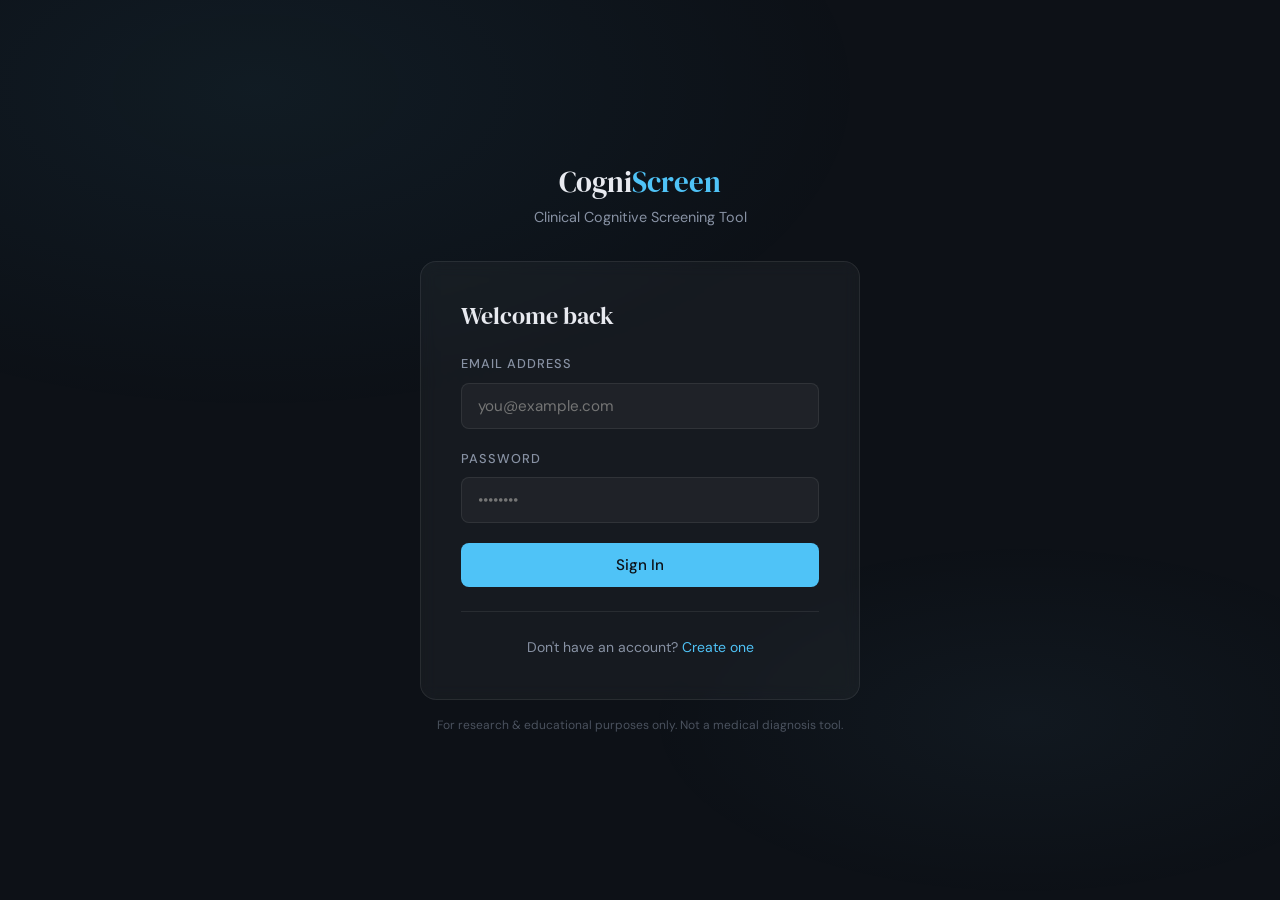
<file: frontend/login.html>
<!DOCTYPE html>
<html lang="en">
<head>
  <meta charset="UTF-8" />
  <meta name="viewport" content="width=device-width, initial-scale=1.0" />
  <title>Login — CogniScreen</title>
  <link rel="stylesheet" href="style.css" />
</head>
<body>
  <div id="toast-container"></div>
  <div class="page-center">
    <div class="auth-wrap fade-in">
      <div class="auth-logo">
        <a href="index.html" style="text-decoration:none;color:inherit;">
          <h1 class="serif">Cogni<span class="text-accent">Screen</span></h1>
        </a>
        <p class="text-muted">Clinical Cognitive Screening Tool</p>
      </div>
      <div class="card">
        <h2 class="mb-6" style="font-size:1.5rem;">Welcome back</h2>
        <div id="error-msg"></div>
        <form id="login-form">
          <div class="form-group">
            <label>Email Address</label>
            <input type="email" id="email" placeholder="you@example.com" required />
          </div>
          <div class="form-group">
            <label>Password</label>
            <input type="password" id="password" placeholder="••••••••" required />
          </div>
          <button type="submit" class="btn btn-primary btn-full" id="login-btn">
            Sign In
          </button>
        </form>
        <div class="divider"></div>
        <p class="text-center text-sm text-muted">
          Don't have an account? <a href="register.html" class="text-accent" style="text-decoration:none;">Create one</a>
        </p>
      </div>
      <p class="text-center text-xs text-muted mt-4" style="opacity:0.5;">
        For research & educational purposes only. Not a medical diagnosis tool.
      </p>
    </div>
  </div>
  <script src="script.js"></script>
  <script>
    requireGuest();
    document.getElementById('login-form').addEventListener('submit', async (e) => {
      e.preventDefault();
      const btn = document.getElementById('login-btn');
      const errDiv = document.getElementById('error-msg');
      btn.disabled = true;
      btn.innerHTML = '<span class="spinner"></span> Signing in...';
      errDiv.innerHTML = '';
      const email = document.getElementById('email').value;
      const password = document.getElementById('password').value;
      try {
        const res = await apiPost('/login', { email, password });
        if (res.success) {
          localStorage.setItem('user', JSON.stringify(res.user));
          showToast('Welcome back, ' + res.user.name + '!', 'success');
          setTimeout(() => location.href = 'dashboard.html', 800);
        } else {
          errDiv.innerHTML = `<div class="alert alert-error">⚠ ${res.error || 'Invalid credentials'}</div>`;
          btn.disabled = false;
          btn.innerHTML = 'Sign In';
        }
      } catch (err) {
        errDiv.innerHTML = `<div class="alert alert-error">⚠ Cannot connect to server. Make sure backend is running.</div>`;
        btn.disabled = false;
        btn.innerHTML = 'Sign In';
      }
    });
  </script>
</body>
</html>
</file>
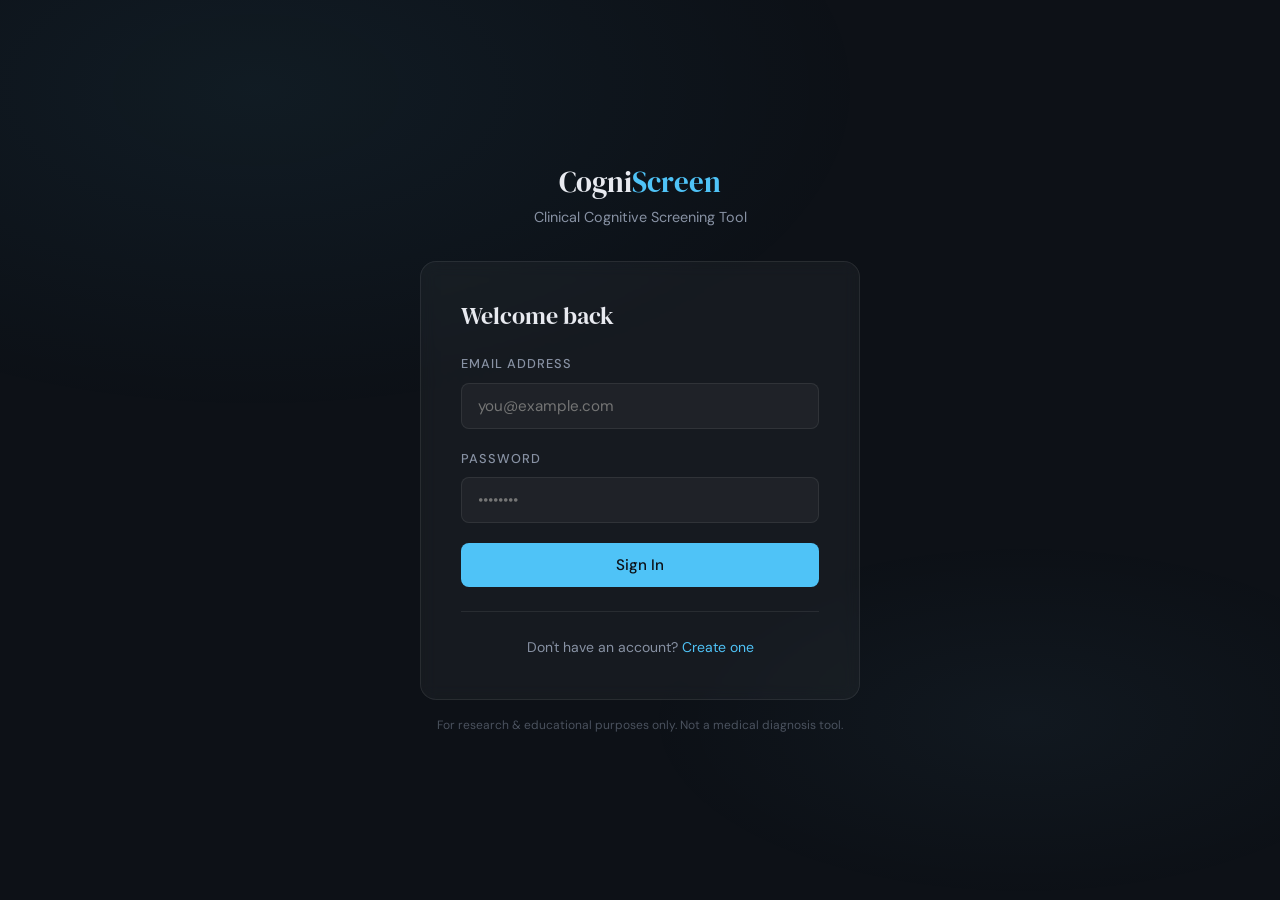
<file: frontend/memory.html>
<!DOCTYPE html>
<html lang="en">
<head>
  <meta charset="UTF-8" />
  <meta name="viewport" content="width=device-width, initial-scale=1.0" />
  <title>Memory Test — CogniScreen</title>
  <link rel="stylesheet" href="style.css" />
</head>
<body>
  <div id="toast-container"></div>
  <nav class="nav">
    <div class="nav-inner">
      <a href="index.html" class="nav-logo"><span class="nav-logo-dot"></span>CogniScreen</a>
      <div class="nav-links"><span class="badge badge-accent">Step 2 of 4 — Memory</span></div>
    </div>
  </nav>

  <div style="padding:40px 0 80px;">
    <div class="container">
      <div id="phase-memorize" class="fade-in">
        <div class="text-center mb-8">
          <h2 class="mb-3">Visual Memory Test</h2>
          <p class="text-muted">Study these images carefully. You will be asked to identify them later.</p>
        </div>
        <div class="flex items-center justify-center gap-4 mb-6">
          <div class="timer-ring" id="mem-timer">30</div>
          <div>
            <div style="font-weight:500;">Time to memorize</div>
            <div class="text-sm text-muted">Look at each image carefully</div>
          </div>
        </div>
        <div class="img-grid" style="grid-template-columns:repeat(5,1fr);gap:14px;margin-bottom:32px;" id="memorize-grid"></div>
        <div class="card card-sm" style="background:rgba(79,195,247,0.04);border-color:rgba(79,195,247,0.15);">
          <p class="text-sm" style="color:var(--accent2);">🧠 Focus on remembering: the objects, their shapes, and colours. The timer will advance automatically.</p>
        </div>
      </div>

      <div id="phase-ready" class="hidden text-center fade-in">
        <div class="card" style="max-width:480px;margin:0 auto;padding:48px;">
          <div style="font-size:3rem;margin-bottom:20px;">🧠</div>
          <h2 class="mb-4">Time's up!</h2>
          <p class="text-muted mb-8">Now we'll test how many images you can recall from a larger grid.</p>
          <button class="btn btn-primary btn-lg" onclick="startRecall()">Start Recall Test →</button>
        </div>
      </div>
    </div>
  </div>

  <script src="script.js"></script>
  <script>
    requireAuth();

    // ── 60 objects across 6 categories for maximum variety ───────────────────
    const ALL_OBJECTS = [
      // 🐾 Animals (12)
      { id:'dog',       emoji:'🐕', label:'Dog',        cat:'animal' },
      { id:'cat',       emoji:'🐈', label:'Cat',        cat:'animal' },
      { id:'elephant',  emoji:'🐘', label:'Elephant',   cat:'animal' },
      { id:'lion',      emoji:'🦁', label:'Lion',       cat:'animal' },
      { id:'penguin',   emoji:'🐧', label:'Penguin',    cat:'animal' },
      { id:'rabbit',    emoji:'🐇', label:'Rabbit',     cat:'animal' },
      { id:'fish',      emoji:'🐟', label:'Fish',       cat:'animal' },
      { id:'butterfly', emoji:'🦋', label:'Butterfly',  cat:'animal' },
      { id:'owl',       emoji:'🦉', label:'Owl',        cat:'animal' },
      { id:'horse',     emoji:'🐎', label:'Horse',      cat:'animal' },
      { id:'frog',      emoji:'🐸', label:'Frog',       cat:'animal' },
      { id:'bear',      emoji:'🐻', label:'Bear',       cat:'animal' },

      // 🍎 Food & Drink (12)
      { id:'apple',     emoji:'🍎', label:'Apple',      cat:'food' },
      { id:'banana',    emoji:'🍌', label:'Banana',     cat:'food' },
      { id:'grapes',    emoji:'🍇', label:'Grapes',     cat:'food' },
      { id:'pizza',     emoji:'🍕', label:'Pizza',      cat:'food' },
      { id:'cake',      emoji:'🎂', label:'Cake',       cat:'food' },
      { id:'icecream',  emoji:'🍦', label:'Ice Cream',  cat:'food' },
      { id:'coffee',    emoji:'☕', label:'Coffee',     cat:'food' },
      { id:'watermelon',emoji:'🍉', label:'Watermelon', cat:'food' },
      { id:'bread',     emoji:'🍞', label:'Bread',      cat:'food' },
      { id:'strawberry',emoji:'🍓', label:'Strawberry', cat:'food' },
      { id:'mango',     emoji:'🥭', label:'Mango',      cat:'food' },
      { id:'corn',      emoji:'🌽', label:'Corn',       cat:'food' },

      // 🏠 Everyday Objects (12)
      { id:'key',       emoji:'🔑', label:'Key',        cat:'object' },
      { id:'lamp',      emoji:'💡', label:'Lamp',       cat:'object' },
      { id:'clock',     emoji:'⏰', label:'Clock',      cat:'object' },
      { id:'book',      emoji:'📚', label:'Book',       cat:'object' },
      { id:'phone',     emoji:'📱', label:'Phone',      cat:'object' },
      { id:'umbrella',  emoji:'☂️', label:'Umbrella',   cat:'object' },
      { id:'glasses',   emoji:'👓', label:'Glasses',    cat:'object' },
      { id:'scissors',  emoji:'✂️', label:'Scissors',   cat:'object' },
      { id:'lock',      emoji:'🔒', label:'Lock',       cat:'object' },
      { id:'pencil',    emoji:'✏️', label:'Pencil',     cat:'object' },
      { id:'bag',       emoji:'👜', label:'Bag',        cat:'object' },
      { id:'camera',    emoji:'📷', label:'Camera',     cat:'object' },

      // 🌿 Nature (12)
      { id:'tree',      emoji:'🌳', label:'Tree',       cat:'nature' },
      { id:'flower',    emoji:'🌸', label:'Flower',     cat:'nature' },
      { id:'sun',       emoji:'☀️', label:'Sun',        cat:'nature' },
      { id:'moon',      emoji:'🌙', label:'Moon',       cat:'nature' },
      { id:'star',      emoji:'⭐', label:'Star',       cat:'nature' },
      { id:'cloud',     emoji:'☁️', label:'Cloud',      cat:'nature' },
      { id:'rainbow',   emoji:'🌈', label:'Rainbow',    cat:'nature' },
      { id:'volcano',   emoji:'🌋', label:'Volcano',    cat:'nature' },
      { id:'snowflake', emoji:'❄️', label:'Snowflake',  cat:'nature' },
      { id:'leaf',      emoji:'🍃', label:'Leaf',       cat:'nature' },
      { id:'mushroom',  emoji:'🍄', label:'Mushroom',   cat:'nature' },
      { id:'cactus',    emoji:'🌵', label:'Cactus',     cat:'nature' },

      // 🎵 Arts & Leisure (12)
      { id:'guitar',    emoji:'🎸', label:'Guitar',     cat:'arts' },
      { id:'piano',     emoji:'🎹', label:'Piano',      cat:'arts' },
      { id:'violin',    emoji:'🎻', label:'Violin',     cat:'arts' },
      { id:'drum',      emoji:'🥁', label:'Drum',       cat:'arts' },
      { id:'trumpet',   emoji:'🎺', label:'Trumpet',    cat:'arts' },
      { id:'palette',   emoji:'🎨', label:'Palette',    cat:'arts' },
      { id:'movie',     emoji:'🎬', label:'Clapboard',  cat:'arts' },
      { id:'dice',      emoji:'🎲', label:'Dice',       cat:'arts' },
      { id:'kite',      emoji:'🪁', label:'Slingshot',  cat:'arts' },
      { id:'balloon',   emoji:'🎈', label:'Balloon',    cat:'arts' },
      { id:'trophy',    emoji:'🏆', label:'Trophy',     cat:'arts' },
      { id:'telescope', emoji:'🔭', label:'Telescope',  cat:'arts' },

      // 🚗 Transport & Places (12)
      { id:'bicycle',   emoji:'🚲', label:'Bicycle',    cat:'transport' },
      { id:'car',       emoji:'🚗', label:'Car',        cat:'transport' },
      { id:'rocket',    emoji:'🚀', label:'Rocket',     cat:'transport' },
      { id:'ship',      emoji:'🚢', label:'Ship',       cat:'transport' },
      { id:'train',     emoji:'🚂', label:'Train',      cat:'transport' },
      { id:'airplane',  emoji:'✈️', label:'Airplane',   cat:'transport' },
      { id:'house',     emoji:'🏠', label:'House',      cat:'transport' },
      { id:'lighthouse',emoji:'🗼', label:'Tower',      cat:'transport' },
      { id:'bridge',    emoji:'🌉', label:'Bridge',     cat:'transport' },
      { id:'tent',      emoji:'⛺', label:'Tent',       cat:'transport' },
      { id:'anchor',    emoji:'⚓', label:'Anchor',     cat:'transport' },
      { id:'compass',   emoji:'🧭', label:'Compass',    cat:'transport' },
    ];

    // Pick 5 random targets — guaranteed spread across at least 3 categories
    function pickDiverseTargets(pool, count) {
      const shuffled = [...pool].sort(() => Math.random() - 0.5);
      const picked = [];
      const usedCats = new Set();
      // First pass: pick one from each category
      for (const obj of shuffled) {
        if (picked.length >= count) break;
        if (!usedCats.has(obj.cat)) {
          picked.push(obj);
          usedCats.add(obj.cat);
        }
      }
      // Fill remaining slots with any unused object
      for (const obj of shuffled) {
        if (picked.length >= count) break;
        if (!picked.find(p => p.id === obj.id)) picked.push(obj);
      }
      return picked;
    }

    const targets = pickDiverseTargets(ALL_OBJECTS, 5);

    // ✦ Write to BOTH sessionStorage and localStorage
    sessionStorage.setItem('memTargets', JSON.stringify(targets));
    localStorage.setItem('result_memTargets', JSON.stringify(targets));

    // Render memorize grid
    const grid = document.getElementById('memorize-grid');
    targets.forEach(obj => {
      grid.innerHTML += `
        <div class="img-card" style="cursor:default;border-color:rgba(79,195,247,0.3);">
          <div style="text-align:center;">
            <div style="font-size:2.8rem;margin-bottom:8px;">${obj.emoji}</div>
            <div class="text-xs text-muted">${obj.label}</div>
          </div>
        </div>`;
    });

    // Countdown timer
    let timeLeft = 30;
    const timerEl = document.getElementById('mem-timer');
    const interval = setInterval(() => {
      timeLeft--;
      timerEl.textContent = timeLeft;
      timerEl.className = 'timer-ring' + (timeLeft <= 5 ? ' danger' : timeLeft <= 10 ? ' warn' : '');
      if (timeLeft <= 0) {
        clearInterval(interval);
        document.getElementById('phase-memorize').classList.add('hidden');
        document.getElementById('phase-ready').classList.remove('hidden');
      }
    }, 1000);

    function startRecall() { location.href = 'recall.html'; }
  </script>
</body>
</html>
</file>
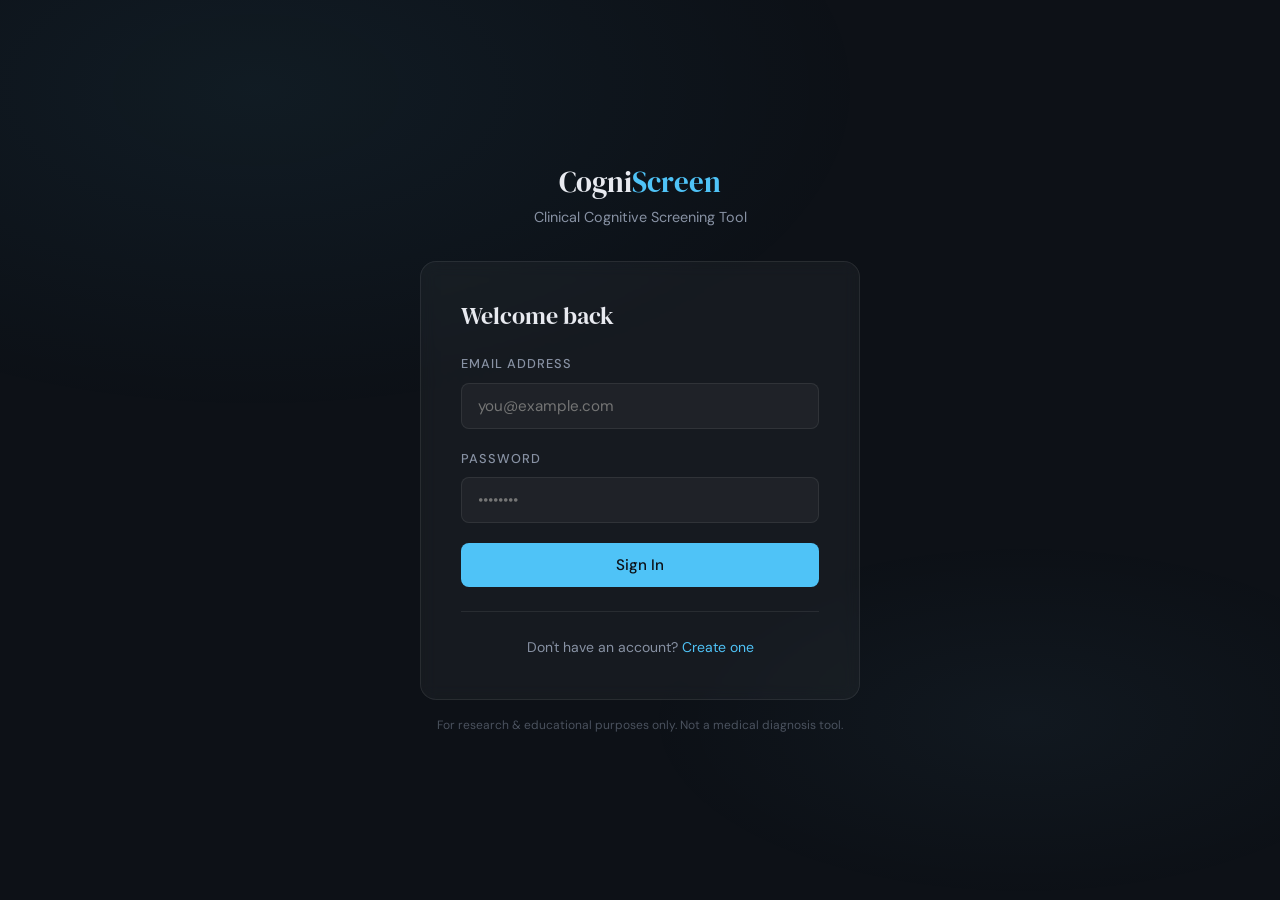
<file: frontend/recall.html>
<!DOCTYPE html>
<html lang="en">
<head>
  <meta charset="UTF-8" />
  <meta name="viewport" content="width=device-width, initial-scale=1.0" />
  <title>Recall Test — CogniScreen</title>
  <link rel="stylesheet" href="style.css" />
</head>
<body>
  <div id="toast-container"></div>
  <nav class="nav">
    <div class="nav-inner">
      <a href="index.html" class="nav-logo"><span class="nav-logo-dot"></span>CogniScreen</a>
      <div class="nav-links"><span class="badge badge-accent">Step 2 of 4 — Recall</span></div>
    </div>
  </nav>

  <div style="padding:40px 0 80px;">
    <div class="container">
      <div class="text-center mb-8">
        <h2 class="mb-3">Select the Images You Saw</h2>
        <p class="text-muted">From the grid below, identify the <strong style="color:var(--accent);">5 images</strong> you memorized.</p>
      </div>
      <div class="flex items-center justify-center gap-4 mb-6">
        <div class="card card-sm" style="padding:12px 24px;">
          <span class="text-sm text-muted">Selected: </span>
          <span class="mono text-accent" id="selected-count" style="font-weight:600;">0</span>
          <span class="text-muted text-sm"> / 5</span>
        </div>
        <button class="btn btn-ghost btn-sm" onclick="clearSelection()" style="padding:8px 16px;font-size:0.85rem;">Clear</button>
      </div>
      <div class="img-grid" id="recall-grid" style="margin-bottom:32px;"></div>
      <div class="alert alert-warn mb-6">
        ⏰ After this, you'll complete a speech test. Then there will be a <strong>delayed recall</strong> at the end.
      </div>
      <div class="flex justify-center">
        <button class="btn btn-primary btn-lg" id="submit-btn" onclick="submitRecall()" disabled>Submit Recall →</button>
      </div>
    </div>
  </div>

  <script src="script.js"></script>
  <script>
    requireAuth();
    // ✦ Read memTargets from sessionStorage OR localStorage backup
    let targets = [];
    try {
      const ss = sessionStorage.getItem('memTargets');
      const ls = localStorage.getItem('result_memTargets');
      targets = JSON.parse(ss || ls || '[]');
    } catch(e) { targets = []; }

    // ✦ If still empty, go back to memory page to re-pick
    if (!targets.length) { location.href = 'memory.html'; }

    const ALL_OBJECTS = [
      { id:'dog',emoji:'🐕',label:'Dog' },{ id:'cat',emoji:'🐈',label:'Cat' },
      { id:'elephant',emoji:'🐘',label:'Elephant' },{ id:'lion',emoji:'🦁',label:'Lion' },
      { id:'penguin',emoji:'🐧',label:'Penguin' },{ id:'rabbit',emoji:'🐇',label:'Rabbit' },
      { id:'fish',emoji:'🐟',label:'Fish' },{ id:'butterfly',emoji:'🦋',label:'Butterfly' },
      { id:'owl',emoji:'🦉',label:'Owl' },{ id:'horse',emoji:'🐎',label:'Horse' },
      { id:'frog',emoji:'🐸',label:'Frog' },{ id:'bear',emoji:'🐻',label:'Bear' },
      { id:'apple',emoji:'🍎',label:'Apple' },{ id:'banana',emoji:'🍌',label:'Banana' },
      { id:'grapes',emoji:'🍇',label:'Grapes' },{ id:'pizza',emoji:'🍕',label:'Pizza' },
      { id:'cake',emoji:'🎂',label:'Cake' },{ id:'icecream',emoji:'🍦',label:'Ice Cream' },
      { id:'coffee',emoji:'☕',label:'Coffee' },{ id:'watermelon',emoji:'🍉',label:'Watermelon' },
      { id:'bread',emoji:'🍞',label:'Bread' },{ id:'strawberry',emoji:'🍓',label:'Strawberry' },
      { id:'mango',emoji:'🥭',label:'Mango' },{ id:'corn',emoji:'🌽',label:'Corn' },
      { id:'key',emoji:'🔑',label:'Key' },{ id:'lamp',emoji:'💡',label:'Lamp' },
      { id:'clock',emoji:'⏰',label:'Clock' },{ id:'book',emoji:'📚',label:'Book' },
      { id:'phone',emoji:'📱',label:'Phone' },{ id:'umbrella',emoji:'☂️',label:'Umbrella' },
      { id:'glasses',emoji:'👓',label:'Glasses' },{ id:'scissors',emoji:'✂️',label:'Scissors' },
      { id:'lock',emoji:'🔒',label:'Lock' },{ id:'pencil',emoji:'✏️',label:'Pencil' },
      { id:'bag',emoji:'👜',label:'Bag' },{ id:'camera',emoji:'📷',label:'Camera' },
      { id:'tree',emoji:'🌳',label:'Tree' },{ id:'flower',emoji:'🌸',label:'Flower' },
      { id:'sun',emoji:'☀️',label:'Sun' },{ id:'moon',emoji:'🌙',label:'Moon' },
      { id:'star',emoji:'⭐',label:'Star' },{ id:'cloud',emoji:'☁️',label:'Cloud' },
      { id:'rainbow',emoji:'🌈',label:'Rainbow' },{ id:'snowflake',emoji:'❄️',label:'Snowflake' },
      { id:'leaf',emoji:'🍃',label:'Leaf' },{ id:'mushroom',emoji:'🍄',label:'Mushroom' },
      { id:'cactus',emoji:'🌵',label:'Cactus' },{ id:'volcano',emoji:'🌋',label:'Volcano' },
      { id:'guitar',emoji:'🎸',label:'Guitar' },{ id:'piano',emoji:'🎹',label:'Piano' },
      { id:'violin',emoji:'🎻',label:'Violin' },{ id:'drum',emoji:'🥁',label:'Drum' },
      { id:'trumpet',emoji:'🎺',label:'Trumpet' },{ id:'palette',emoji:'🎨',label:'Palette' },
      { id:'trophy',emoji:'🏆',label:'Trophy' },{ id:'balloon',emoji:'🎈',label:'Balloon' },
      { id:'bicycle',emoji:'🚲',label:'Bicycle' },{ id:'rocket',emoji:'🚀',label:'Rocket' },
      { id:'ship',emoji:'🚢',label:'Ship' },{ id:'airplane',emoji:'✈️',label:'Airplane' },
      { id:'house',emoji:'🏠',label:'House' },{ id:'anchor',emoji:'⚓',label:'Anchor' },
      { id:'compass',emoji:'🧭',label:'Compass' },{ id:'tent',emoji:'⛺',label:'Tent' },
    ];

    const targetIds = targets.map(t => t.id);
    const distractors = ALL_OBJECTS.filter(o => !targetIds.includes(o.id)).sort(() => Math.random()-0.5).slice(0,11);
    const gridItems = [...targets, ...distractors].sort(() => Math.random()-0.5);
    const selected = new Set();

    function renderGrid() {
      document.getElementById('recall-grid').innerHTML = gridItems.map(obj => `
        <div class="img-card ${selected.has(obj.id)?'selected':''}" id="card-${obj.id}" onclick="toggleSelect('${obj.id}')">
          <div style="text-align:center;">
            <div style="font-size:2.4rem;margin-bottom:6px;">${obj.emoji}</div>
            <div class="text-xs text-muted">${obj.label}</div>
          </div>
        </div>`).join('');
    }

    function toggleSelect(id) {
      if (selected.has(id)) { selected.delete(id); }
      else { if (selected.size >= 5) { showToast('You can only select 5 images','warn'); return; } selected.add(id); }
      document.getElementById('selected-count').textContent = selected.size;
      document.getElementById('submit-btn').disabled = selected.size === 0;
      renderGrid();
    }

    function clearSelection() {
      selected.clear();
      document.getElementById('selected-count').textContent = 0;
      document.getElementById('submit-btn').disabled = true;
      renderGrid();
    }

    function submitRecall() {
      const correct = [...selected].filter(id => targetIds.includes(id)).length;
      const wrong   = [...selected].filter(id => !targetIds.includes(id)).length;
      const pct     = Math.round(Math.max(0, correct - wrong*0.5) / 5 * 100);
      // ✦ Write to BOTH sessionStorage and localStorage
      sessionStorage.setItem('recallScore', pct);
      localStorage.setItem('result_recallScore', pct);
      localStorage.setItem('result_memTargets', JSON.stringify(targets));
      location.href = 'speech.html';
    }

    renderGrid();
  </script>
</body>
</html>
</file>
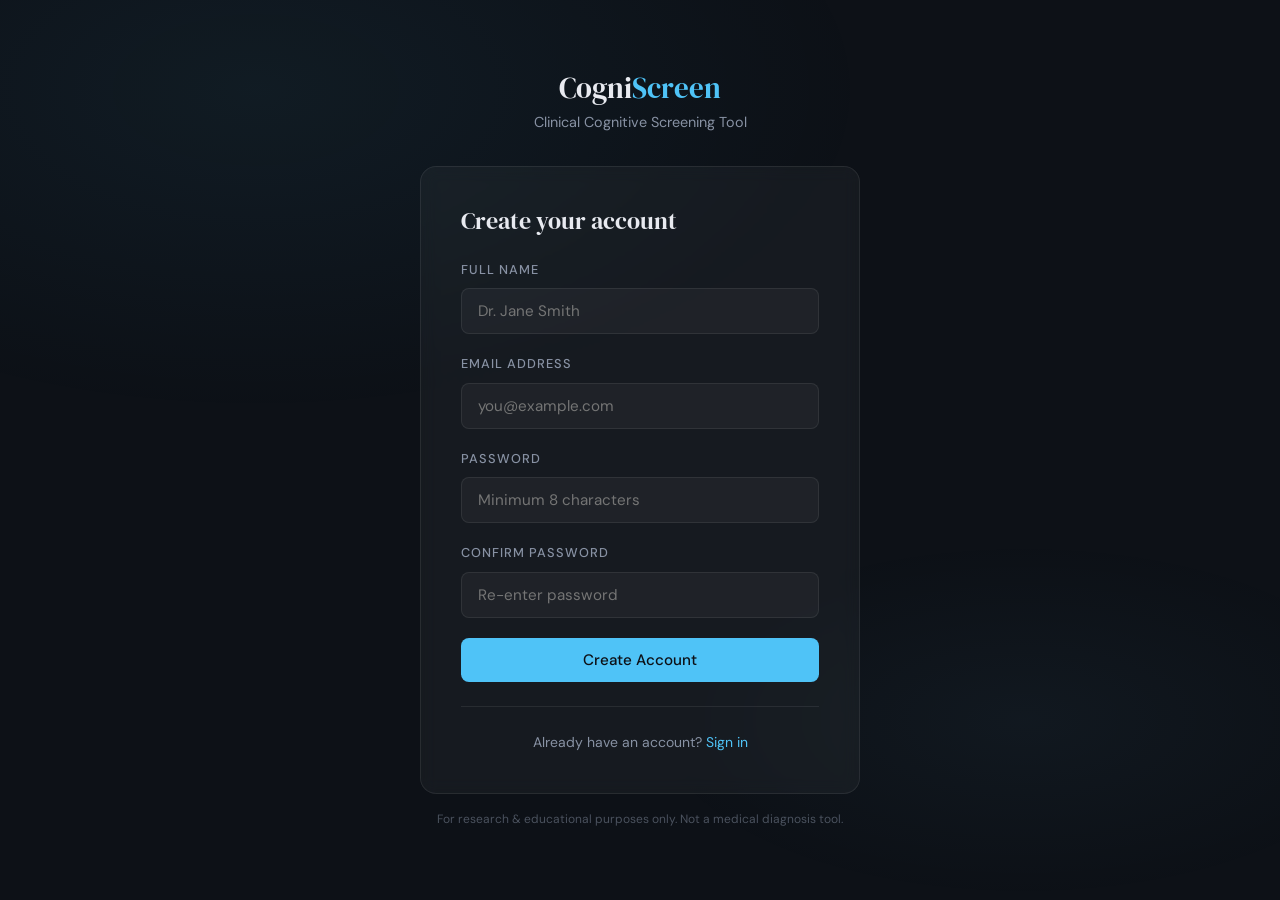
<file: frontend/register.html>
<!DOCTYPE html>
<html lang="en">
<head>
  <meta charset="UTF-8" />
  <meta name="viewport" content="width=device-width, initial-scale=1.0" />
  <title>Register — CogniScreen</title>
  <link rel="stylesheet" href="style.css" />
</head>
<body>
  <div id="toast-container"></div>
  <div class="page-center">
    <div class="auth-wrap fade-in">
      <div class="auth-logo">
        <a href="index.html" style="text-decoration:none;color:inherit;">
          <h1 class="serif">Cogni<span class="text-accent">Screen</span></h1>
        </a>
        <p class="text-muted">Clinical Cognitive Screening Tool</p>
      </div>
      <div class="card">
        <h2 class="mb-6" style="font-size:1.5rem;">Create your account</h2>
        <div id="error-msg"></div>
        <form id="register-form">
          <div class="form-group">
            <label>Full Name</label>
            <input type="text" id="name" placeholder="Dr. Jane Smith" required />
          </div>
          <div class="form-group">
            <label>Email Address</label>
            <input type="email" id="email" placeholder="you@example.com" required />
          </div>
          <div class="form-group">
            <label>Password</label>
            <input type="password" id="password" placeholder="Minimum 8 characters" required minlength="8" />
          </div>
          <div class="form-group">
            <label>Confirm Password</label>
            <input type="password" id="confirm" placeholder="Re-enter password" required />
          </div>
          <button type="submit" class="btn btn-primary btn-full" id="reg-btn">
            Create Account
          </button>
        </form>
        <div class="divider"></div>
        <p class="text-center text-sm text-muted">
          Already have an account? <a href="login.html" class="text-accent" style="text-decoration:none;">Sign in</a>
        </p>
      </div>
      <p class="text-center text-xs text-muted mt-4" style="opacity:0.5;">
        For research & educational purposes only. Not a medical diagnosis tool.
      </p>
    </div>
  </div>
  <script src="script.js"></script>
  <script>
    requireGuest();
    document.getElementById('register-form').addEventListener('submit', async (e) => {
      e.preventDefault();
      const btn = document.getElementById('reg-btn');
      const errDiv = document.getElementById('error-msg');
      errDiv.innerHTML = '';
      const name = document.getElementById('name').value.trim();
      const email = document.getElementById('email').value.trim();
      const password = document.getElementById('password').value;
      const confirm = document.getElementById('confirm').value;
      if (password !== confirm) {
        errDiv.innerHTML = `<div class="alert alert-error">⚠ Passwords do not match.</div>`;
        return;
      }
      btn.disabled = true;
      btn.innerHTML = '<span class="spinner"></span> Creating account...';
      try {
        const res = await apiPost('/register', { name, email, password });
        if (res.success) {
          localStorage.setItem('user', JSON.stringify(res.user));
          showToast('Account created successfully!', 'success');
          setTimeout(() => location.href = 'dashboard.html', 800);
        } else {
          errDiv.innerHTML = `<div class="alert alert-error">⚠ ${res.error || 'Registration failed'}</div>`;
          btn.disabled = false;
          btn.innerHTML = 'Create Account';
        }
      } catch (err) {
        errDiv.innerHTML = `<div class="alert alert-error">⚠ Cannot connect to server.</div>`;
        btn.disabled = false;
        btn.innerHTML = 'Create Account';
      }
    });
  </script>
</body>
</html>
</file>
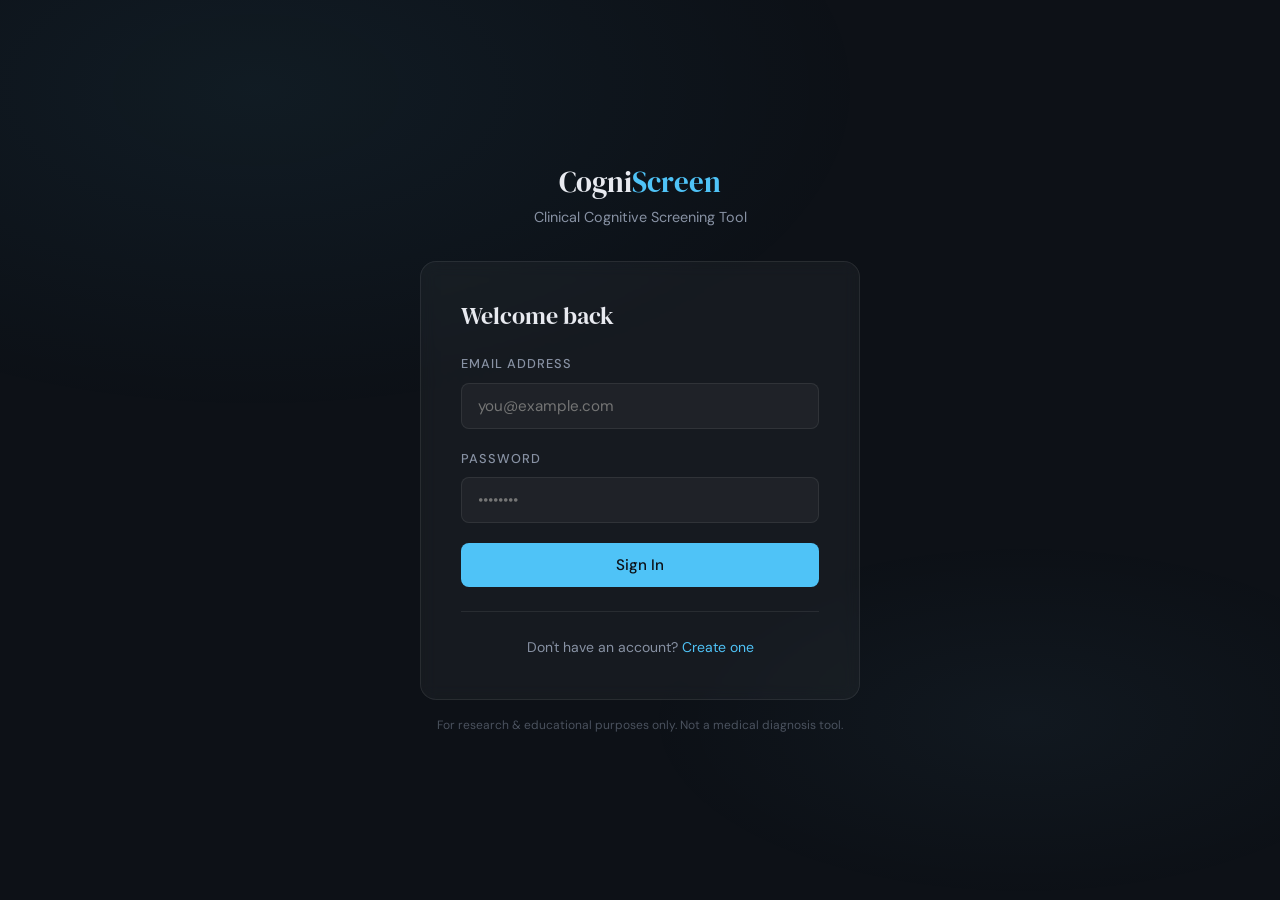
<file: frontend/speech.html>
<!DOCTYPE html>
<html lang="en">
<head>
  <meta charset="UTF-8" />
  <meta name="viewport" content="width=device-width, initial-scale=1.0" />
  <title>Speech Test — CogniScreen</title>
  <link rel="stylesheet" href="style.css" />
</head>
<body>
  <div id="toast-container"></div>
  <nav class="nav">
    <div class="nav-inner">
      <a href="index.html" class="nav-logo"><span class="nav-logo-dot"></span>CogniScreen</a>
      <div class="nav-links"><span class="badge badge-accent">Step 3 of 4 — Speech</span></div>
    </div>
  </nav>

  <div style="padding:40px 0 80px;">
    <div class="container" style="max-width:640px;">
      <div class="text-center mb-8">
        <h2 class="mb-3">Speech & Language Analysis</h2>
        <p class="text-muted">Speak freely about the topic below. Your speech will be analyzed for fluency, coherence, and vocabulary.</p>
      </div>

      <div class="card mb-6" style="background:rgba(79,195,247,0.04);border-color:rgba(79,195,247,0.2);">
        <p class="text-xs text-muted mb-2">SPEAK ABOUT THIS TOPIC</p>
        <h3 id="speech-topic" style="font-size:1.15rem;color:var(--accent2);font-family:var(--font-serif);">Describe what you did yesterday morning in as much detail as possible.</h3>
        <p class="text-sm text-muted mt-3">Aim for at least 30 seconds. Speak naturally and clearly.</p>
      </div>

      <div class="card">
        <div class="recorder">
          <div id="status-chip" class="status-chip"><div class="status-dot"></div> Ready to record</div>
          <div class="waveform hidden" id="waveform">
            <div class="wave-bar"></div><div class="wave-bar"></div><div class="wave-bar"></div>
            <div class="wave-bar"></div><div class="wave-bar"></div>
          </div>
          <button class="record-btn" id="record-btn" onclick="toggleRecord()">🎙</button>
          <div class="mono text-muted text-sm" id="rec-timer">0:00</div>
          <p class="text-sm text-muted text-center" id="rec-instructions">Press the button to start recording</p>
        </div>

        <div id="processing-box" class="hidden">
          <div class="divider"></div>
          <div class="flex items-center gap-3 justify-center" style="padding:16px;">
            <span class="spinner"></span>
            <span class="text-sm text-muted" id="proc-status">Transcribing audio...</span>
          </div>
        </div>

        <div id="results-box" class="hidden">
          <div class="divider"></div>
          <div style="padding:0 4px;">
            <p class="text-xs text-muted mb-2">TRANSCRIPT</p>
            <div class="transcript-box" id="transcript-text">—</div>
            <div class="mt-4">
              <p class="text-xs text-muted mb-3">AI FEEDBACK</p>
              <div id="ai-feedback" class="card card-sm" style="background:rgba(129,212,250,0.05);border-color:rgba(129,212,250,0.15);">
                <p class="text-sm" style="color:var(--accent2);">—</p>
              </div>
            </div>
            <div class="mt-4 flex gap-3 flex-wrap">
              <div class="card card-sm text-center" style="flex:1;min-width:80px;">
                <div class="mono" style="font-size:1.4rem;color:var(--accent);" id="word-count">—</div>
                <div class="text-xs text-muted">Words</div>
              </div>
              <div class="card card-sm text-center" style="flex:1;min-width:80px;">
                <div class="mono" style="font-size:1.4rem;color:var(--accent);" id="unique-words">—</div>
                <div class="text-xs text-muted">Unique</div>
              </div>
              <div class="card card-sm text-center" style="flex:1;min-width:80px;">
                <div class="mono" style="font-size:1.4rem;color:var(--accent);" id="speech-score-val">—</div>
                <div class="text-xs text-muted">Score</div>
              </div>
            </div>
          </div>
        </div>
      </div>

      <div class="flex gap-3 mt-6 justify-between">
        <button class="btn btn-ghost" onclick="resetRecording()" id="reset-btn" style="display:none;">↺ Re-record</button>
        <div style="flex:1;"></div>
        <button class="btn btn-outline" onclick="skipSpeech()" id="skip-btn">Skip (text mode)</button>
        <button class="btn btn-primary" id="next-btn" onclick="goNext()" disabled>Continue →</button>
      </div>

      <div id="text-fallback" class="hidden mt-6">
        <div class="card">
          <p class="text-xs text-muted mb-3">TYPE YOUR RESPONSE INSTEAD</p>
          <textarea id="text-speech" placeholder="Describe what you did yesterday morning..." style="font-size:0.95rem;min-height:120px;"></textarea>
          <button class="btn btn-outline mt-4" onclick="analyzeTextSubmit()">Analyze Text →</button>
        </div>
      </div>
    </div>
  </div>

  <script src="script.js"></script>
  <script>
    requireAuth();
    // ✦ NO hard redirect guard — if recallScore missing we use fallback 50

    let mediaRecorder = null, audioChunks = [], recordingInterval = null, recordingSeconds = 0, hasResult = false;

    const topics = [
      "Describe what you did yesterday morning in as much detail as possible.",
      "Tell me about your favorite meal and how it is prepared.",
      "Describe a memorable journey or trip you have taken.",
      "Talk about your daily routine — what you do from morning to evening.",
      "Describe someone important in your life and why they matter to you.",
    ];
    document.getElementById('speech-topic').textContent = topics[Math.floor(Math.random() * topics.length)];

    async function toggleRecord() {
      if (mediaRecorder && mediaRecorder.state === 'recording') stopRecording();
      else await startRecording();
    }

    async function startRecording() {
      try {
        const stream = await navigator.mediaDevices.getUserMedia({ audio: true });
        audioChunks = [];
        mediaRecorder = new MediaRecorder(stream, { mimeType: 'audio/webm' });
        mediaRecorder.ondataavailable = e => { if (e.data.size > 0) audioChunks.push(e.data); };
        mediaRecorder.onstop = processAudio;
        mediaRecorder.start(250);
        document.getElementById('record-btn').classList.add('recording');
        document.getElementById('record-btn').textContent = '⏹';
        document.getElementById('waveform').classList.remove('hidden');
        document.getElementById('rec-instructions').textContent = 'Speak clearly... Press button to stop.';
        setStatus('listening', 'Recording...');
        recordingSeconds = 0;
        recordingInterval = setInterval(() => {
          recordingSeconds++;
          const m = Math.floor(recordingSeconds/60), s = recordingSeconds%60;
          document.getElementById('rec-timer').textContent = `${m}:${s.toString().padStart(2,'0')}`;
        }, 1000);
      } catch(err) {
        showToast('Microphone access denied. Use text mode below.', 'error');
        document.getElementById('text-fallback').classList.remove('hidden');
      }
    }

    function stopRecording() {
      if (mediaRecorder) { mediaRecorder.stop(); mediaRecorder.stream.getTracks().forEach(t => t.stop()); }
      clearInterval(recordingInterval);
      document.getElementById('record-btn').classList.remove('recording');
      document.getElementById('record-btn').textContent = '🎙';
      document.getElementById('waveform').classList.add('hidden');
      setStatus('processing', 'Processing...');
    }

    async function processAudio() {
      document.getElementById('processing-box').classList.remove('hidden');
      document.getElementById('rec-instructions').textContent = 'Processing your speech...';
      const blob = new Blob(audioChunks, { type: 'audio/webm' });
      const formData = new FormData();
      formData.append('audio', blob, 'recording.webm');
      try {
        document.getElementById('proc-status').textContent = 'Transcribing with Whisper...';
        const res = await fetch(API_BASE + '/speech', { method: 'POST', body: formData });
        const data = await res.json();
        if (data.success) displayResults(data.transcript, data.score, data.feedback, data.word_count, data.unique_words, data.markers);
        else throw new Error(data.error || 'Transcription failed');
      } catch(err) {
        showToast('Speech service unavailable. Use text mode.', 'warn');
        document.getElementById('text-fallback').classList.remove('hidden');
        document.getElementById('processing-box').classList.add('hidden');
        setStatus('idle', 'Use text mode below');
      }
    }

    function displayResults(transcript, score, feedback, wordCount, uniqueWords, markers) {
      document.getElementById('processing-box').classList.add('hidden');
      document.getElementById('results-box').classList.remove('hidden');
      document.getElementById('transcript-text').textContent = transcript || '(No speech detected)';
      document.getElementById('ai-feedback').innerHTML = `<p class="text-sm" style="color:var(--accent2);line-height:1.8;">💬 ${feedback}</p>`;
      document.getElementById('word-count').textContent = wordCount || 0;
      document.getElementById('unique-words').textContent = uniqueWords || 0;
      document.getElementById('speech-score-val').textContent = score + '%';

      // Show clinical markers if available
      if (markers) {
        const markerHtml = `
          <div class="mt-4">
            <p class="text-xs text-muted mb-3">CLINICAL SPEECH MARKERS</p>
            <div style="display:grid;grid-template-columns:repeat(3,1fr);gap:10px;">
              ${markerCard('🗣️', markers.speech_rate ? markers.speech_rate + ' wpm' : '—', 'Speech Rate', markers.speech_rate > 0 && markers.speech_rate < 110 ? 'warn' : 'ok')}
              ${markerCard('⏸️', markers.long_pauses, 'Long Pauses', markers.long_pauses >= 3 ? 'danger' : markers.long_pauses >= 1 ? 'warn' : 'ok')}
              ${markerCard('🔁', markers.stutters, 'Repetitions', markers.stutters >= 4 ? 'danger' : markers.stutters >= 2 ? 'warn' : 'ok')}
              ${markerCard('💬', markers.fillers, 'Filler Words', markers.fillers >= 5 ? 'warn' : 'ok')}
              ${markerCard('⏱️', markers.avg_pause + 's', 'Avg Pause', markers.avg_pause > 1.5 ? 'warn' : 'ok')}
              ${markerCard('📊', markers.total_pauses, 'Total Pauses', 'neutral')}
            </div>
          </div>`;
        document.getElementById('results-box').insertAdjacentHTML('beforeend', markerHtml);
      }

      document.getElementById('reset-btn').style.display = '';
      document.getElementById('next-btn').disabled = false;
      setStatus('done', 'Analysis complete');
      hasResult = true;
      sessionStorage.setItem('speechScore', score);
      sessionStorage.setItem('speechTranscript', transcript || '');
      localStorage.setItem('result_speechScore', score);
      localStorage.setItem('result_speechTranscript', transcript || '');
    }

    function markerCard(icon, value, label, level) {
      const colors = { ok: '#4caf50', warn: '#ffb74d', danger: '#ef5350', neutral: '#4fc3f7' };
      const color = colors[level] || colors.neutral;
      return `<div class="card card-sm text-center" style="border-color:${color}22;">
        <div style="font-size:1.1rem;margin-bottom:4px;">${icon}</div>
        <div class="mono" style="font-size:1rem;font-weight:600;color:${color};">${value}</div>
        <div class="text-xs text-muted">${label}</div>
      </div>`;
    }

    function setStatus(type, text) {
      const chip = document.getElementById('status-chip');
      chip.className = 'status-chip ' + (type==='listening'?'listening':type==='processing'?'processing':type==='done'?'done':'');
      const dot = (type==='listening'||type==='processing') ? '<div class="status-dot animate"></div>' : '<div class="status-dot"></div>';
      chip.innerHTML = dot + ' ' + text;
    }

    function resetRecording() {
      hasResult = false; audioChunks = [];
      document.getElementById('results-box').classList.add('hidden');
      document.getElementById('processing-box').classList.add('hidden');
      document.getElementById('reset-btn').style.display = 'none';
      document.getElementById('next-btn').disabled = true;
      document.getElementById('rec-timer').textContent = '0:00';
      document.getElementById('rec-instructions').textContent = 'Press the button to start recording';
      setStatus('idle', 'Ready to record');
      sessionStorage.removeItem('speechScore');
      localStorage.removeItem('result_speechScore');
    }

    function skipSpeech() { document.getElementById('text-fallback').classList.toggle('hidden'); }

    function analyzeTextSubmit() {
      const text = document.getElementById('text-speech').value.trim();
      if (!text) return;
      const words = text.split(/\s+/).filter(w => w.length > 0);
      const unique = new Set(words.map(w => w.toLowerCase().replace(/[^a-z]/g,''))).size;
      let score = 0;
      if (words.length >= 50) score += 30; else if (words.length >= 30) score += 20; else if (words.length >= 15) score += 10;
      score += Math.round((words.length > 0 ? unique/words.length : 0) * 40);
      const sentences = text.split(/[.!?]+/).filter(s => s.trim().length > 3).length;
      if (sentences >= 5) score += 30; else score += sentences * 6;
      score = Math.min(100, score);
      let fb = [];
      if (words.length < 20) fb.push('Brief response.'); else if (words.length >= 60) fb.push('Good response length.');
      if (unique/words.length > 0.7) fb.push('Excellent vocabulary diversity.'); else fb.push('Some word repetition detected.');
      displayResults(text, score, fb.join(' '), words.length, unique);
    }

    function goNext() {
      // ✦ Set a fallback score if user skipped speech entirely
      const existing = sessionStorage.getItem('speechScore') || localStorage.getItem('result_speechScore');
      if (!existing) {
        sessionStorage.setItem('speechScore', '50');
        localStorage.setItem('result_speechScore', '50');
      }
      location.href = 'result.html';
    }
  </script>
</body>
</html>
</file>
<file: frontend/style.css>
/* ===== DEMENTIA SCREENING APP — CLINICAL CLARITY AESTHETIC ===== */
@import url('https://fonts.googleapis.com/css2?family=DM+Serif+Display:ital@0;1&family=DM+Sans:wght@300;400;500;600&family=JetBrains+Mono:wght@400;500&display=swap');

:root {
  --bg: #0d1117;
  --bg2: #161b27;
  --bg3: #1e2537;
  --card: rgba(255,255,255,0.04);
  --card-border: rgba(255,255,255,0.08);
  --accent: #4fc3f7;
  --accent2: #81d4fa;
  --accent-glow: rgba(79,195,247,0.2);
  --success: #4caf50;
  --warn: #ffb74d;
  --danger: #ef5350;
  --text: #e8eaf0;
  --text2: #8892a4;
  --text3: #5a6478;
  --font-serif: 'DM Serif Display', serif;
  --font-sans: 'DM Sans', sans-serif;
  --font-mono: 'JetBrains Mono', monospace;
  --radius: 16px;
  --radius-sm: 8px;
  --shadow: 0 8px 32px rgba(0,0,0,0.4);
  --shadow-accent: 0 0 24px rgba(79,195,247,0.15);
}

*, *::before, *::after { box-sizing: border-box; margin: 0; padding: 0; }

html { scroll-behavior: smooth; }

body {
  font-family: var(--font-sans);
  background: var(--bg);
  color: var(--text);
  min-height: 100vh;
  line-height: 1.6;
  -webkit-font-smoothing: antialiased;
}

/* === BACKGROUND MESH === */
body::before {
  content: '';
  position: fixed;
  inset: 0;
  background: 
    radial-gradient(ellipse 80% 60% at 20% 10%, rgba(79,195,247,0.06) 0%, transparent 60%),
    radial-gradient(ellipse 60% 40% at 80% 80%, rgba(129,212,250,0.04) 0%, transparent 50%);
  pointer-events: none;
  z-index: 0;
}

/* === LAYOUT === */
.container { max-width: 760px; margin: 0 auto; padding: 0 24px; position: relative; z-index: 1; }
.container-wide { max-width: 1100px; margin: 0 auto; padding: 0 24px; position: relative; z-index: 1; }
.page { min-height: 100vh; display: flex; flex-direction: column; }
.page-center { min-height: 100vh; display: flex; align-items: center; justify-content: center; padding: 40px 24px; }

/* === NAV === */
.nav {
  padding: 16px 0;
  border-bottom: 1px solid var(--card-border);
  backdrop-filter: blur(12px);
  position: sticky;
  top: 0;
  z-index: 100;
  background: rgba(13,17,23,0.85);
}
.nav-inner {
  display: flex;
  align-items: center;
  justify-content: space-between;
  max-width: 1100px;
  margin: 0 auto;
  padding: 0 24px;
}
.nav-logo {
  font-family: var(--font-serif);
  font-size: 1.25rem;
  color: var(--text);
  text-decoration: none;
  display: flex;
  align-items: center;
  gap: 10px;
}
.nav-logo-dot {
  width: 8px; height: 8px;
  background: var(--accent);
  border-radius: 50%;
  box-shadow: 0 0 8px var(--accent);
}
.nav-links { display: flex; gap: 8px; align-items: center; }
.nav-link {
  color: var(--text2);
  text-decoration: none;
  font-size: 0.875rem;
  padding: 6px 14px;
  border-radius: var(--radius-sm);
  transition: all 0.2s;
}
.nav-link:hover { color: var(--text); background: var(--card); }
.nav-btn {
  background: var(--accent);
  color: var(--bg);
  font-weight: 600;
  padding: 6px 16px;
  border-radius: var(--radius-sm);
  font-size: 0.875rem;
  cursor: pointer;
  border: none;
  text-decoration: none;
  transition: all 0.2s;
  display: inline-flex;
  align-items: center;
  gap: 6px;
}
.nav-btn:hover { background: var(--accent2); transform: translateY(-1px); }

/* === CARDS === */
.card {
  background: var(--card);
  border: 1px solid var(--card-border);
  border-radius: var(--radius);
  padding: 32px;
  backdrop-filter: blur(8px);
  transition: border-color 0.3s;
}
.card:hover { border-color: rgba(255,255,255,0.14); }
.card-sm { padding: 20px 24px; }
.card-glow {
  box-shadow: var(--shadow-accent);
  border-color: rgba(79,195,247,0.2);
}

/* === TYPOGRAPHY === */
h1, h2, h3, h4 { font-family: var(--font-serif); font-weight: 400; line-height: 1.2; }
h1 { font-size: clamp(2rem, 5vw, 3.2rem); }
h2 { font-size: clamp(1.5rem, 3vw, 2rem); }
h3 { font-size: 1.25rem; }
.serif { font-family: var(--font-serif); }
.mono { font-family: var(--font-mono); }
.text-accent { color: var(--accent); }
.text-muted { color: var(--text2); }
.text-sm { font-size: 0.875rem; }
.text-xs { font-size: 0.75rem; }

/* === BUTTONS === */
.btn {
  display: inline-flex; align-items: center; justify-content: center; gap: 8px;
  padding: 12px 28px; border-radius: var(--radius-sm);
  font-family: var(--font-sans); font-weight: 500; font-size: 0.95rem;
  cursor: pointer; border: none; transition: all 0.2s; text-decoration: none;
  white-space: nowrap;
}
.btn-primary { background: var(--accent); color: var(--bg); }
.btn-primary:hover:not(:disabled) { background: var(--accent2); transform: translateY(-2px); box-shadow: 0 4px 16px rgba(79,195,247,0.3); }
.btn-outline { background: transparent; color: var(--accent); border: 1px solid var(--accent); }
.btn-outline:hover:not(:disabled) { background: var(--accent-glow); }
.btn-ghost { background: var(--card); color: var(--text); border: 1px solid var(--card-border); }
.btn-ghost:hover:not(:disabled) { border-color: rgba(255,255,255,0.16); background: rgba(255,255,255,0.07); }
.btn-danger { background: rgba(239,83,80,0.15); color: var(--danger); border: 1px solid rgba(239,83,80,0.3); }
.btn-danger:hover:not(:disabled) { background: rgba(239,83,80,0.25); }
.btn-lg { padding: 16px 40px; font-size: 1.05rem; border-radius: 12px; }
.btn-full { width: 100%; }
.btn:disabled { opacity: 0.4; cursor: not-allowed; transform: none !important; }

/* === FORM ELEMENTS === */
.form-group { margin-bottom: 20px; }
label {
  display: block; font-size: 0.8rem; font-weight: 500;
  color: var(--text2); text-transform: uppercase; letter-spacing: 0.08em;
  margin-bottom: 8px;
}
input[type="text"], input[type="email"], input[type="password"],
input[type="number"], textarea, select {
  width: 100%;
  background: rgba(255,255,255,0.04);
  border: 1px solid var(--card-border);
  border-radius: var(--radius-sm);
  color: var(--text);
  font-family: var(--font-sans);
  font-size: 0.95rem;
  padding: 12px 16px;
  transition: all 0.2s;
  outline: none;
}
input:focus, textarea:focus, select:focus {
  border-color: var(--accent);
  background: rgba(79,195,247,0.04);
  box-shadow: 0 0 0 3px rgba(79,195,247,0.1);
}
textarea { resize: vertical; min-height: 100px; }
.input-hint { font-size: 0.8rem; color: var(--text3); margin-top: 6px; }
.form-error { color: var(--danger); font-size: 0.85rem; margin-top: 6px; }

/* === PROGRESS BAR === */
.progress-wrap { background: rgba(255,255,255,0.06); border-radius: 100px; height: 6px; overflow: hidden; }
.progress-bar {
  height: 100%; border-radius: 100px;
  background: linear-gradient(90deg, var(--accent), var(--accent2));
  transition: width 0.6s cubic-bezier(0.4, 0, 0.2, 1);
  box-shadow: 0 0 8px var(--accent);
}

/* === STEP INDICATOR === */
.step-indicator {
  display: flex; align-items: center; gap: 8px;
  margin-bottom: 32px;
}
.step-dot {
  width: 32px; height: 32px; border-radius: 50%;
  display: flex; align-items: center; justify-content: center;
  font-size: 0.75rem; font-weight: 600; font-family: var(--font-mono);
  border: 1px solid var(--card-border);
  color: var(--text3);
  background: transparent;
  transition: all 0.3s;
}
.step-dot.active { border-color: var(--accent); color: var(--accent); background: var(--accent-glow); }
.step-dot.done { border-color: var(--success); color: var(--success); background: rgba(76,175,80,0.1); }
.step-line { flex: 1; height: 1px; background: var(--card-border); }
.step-line.done { background: var(--success); opacity: 0.5; }

/* === BADGES === */
.badge {
  display: inline-flex; align-items: center; gap: 4px;
  padding: 4px 10px; border-radius: 100px;
  font-size: 0.75rem; font-weight: 500;
}
.badge-accent { background: var(--accent-glow); color: var(--accent); border: 1px solid rgba(79,195,247,0.2); }
.badge-success { background: rgba(76,175,80,0.1); color: var(--success); border: 1px solid rgba(76,175,80,0.2); }
.badge-warn { background: rgba(255,183,77,0.1); color: var(--warn); border: 1px solid rgba(255,183,77,0.2); }
.badge-danger { background: rgba(239,83,80,0.1); color: var(--danger); border: 1px solid rgba(239,83,80,0.2); }

/* === SCORE RING === */
.score-ring-wrap {
  display: flex; flex-direction: column; align-items: center; gap: 12px;
}
.score-ring {
  width: 120px; height: 120px;
  border-radius: 50%;
  background: conic-gradient(var(--accent) var(--pct, 0%), rgba(255,255,255,0.05) 0%);
  display: flex; align-items: center; justify-content: center;
  position: relative;
}
.score-ring::before {
  content: '';
  position: absolute;
  width: 88px; height: 88px;
  background: var(--bg2);
  border-radius: 50%;
}
.score-ring-val {
  position: relative; z-index: 1;
  font-family: var(--font-mono); font-size: 1.4rem; font-weight: 500;
  color: var(--text);
}

/* === GRID HELPERS === */
.grid-2 { display: grid; grid-template-columns: 1fr 1fr; gap: 20px; }
.grid-3 { display: grid; grid-template-columns: repeat(3, 1fr); gap: 16px; }
.flex { display: flex; }
.flex-col { flex-direction: column; }
.items-center { align-items: center; }
.justify-between { justify-content: space-between; }
.gap-2 { gap: 8px; }
.gap-3 { gap: 12px; }
.gap-4 { gap: 16px; }
.gap-6 { gap: 24px; }
.mt-2 { margin-top: 8px; }
.mt-4 { margin-top: 16px; }
.mt-6 { margin-top: 24px; }
.mt-8 { margin-top: 32px; }
.mb-2 { margin-bottom: 8px; }
.mb-4 { margin-bottom: 16px; }
.mb-6 { margin-bottom: 24px; }
.mb-8 { margin-bottom: 32px; }
.text-center { text-align: center; }

/* === ALERTS === */
.alert {
  padding: 14px 18px; border-radius: var(--radius-sm);
  font-size: 0.9rem; display: flex; align-items: flex-start; gap: 10px;
  margin-bottom: 16px;
}
.alert-info { background: rgba(79,195,247,0.08); border: 1px solid rgba(79,195,247,0.2); color: var(--accent2); }
.alert-error { background: rgba(239,83,80,0.08); border: 1px solid rgba(239,83,80,0.2); color: #ff8a80; }
.alert-success { background: rgba(76,175,80,0.08); border: 1px solid rgba(76,175,80,0.2); color: #a5d6a7; }
.alert-warn { background: rgba(255,183,77,0.08); border: 1px solid rgba(255,183,77,0.2); color: var(--warn); }

/* === LOADING === */
.spinner {
  width: 20px; height: 20px;
  border: 2px solid rgba(255,255,255,0.1);
  border-top-color: var(--accent);
  border-radius: 50%;
  animation: spin 0.8s linear infinite;
  display: inline-block;
}
@keyframes spin { to { transform: rotate(360deg); } }

.pulse { animation: pulse 2s ease-in-out infinite; }
@keyframes pulse { 0%,100% { opacity: 1; } 50% { opacity: 0.5; } }

/* === ANSWER OPTIONS === */
.option-grid { display: grid; gap: 10px; }
.option {
  background: var(--card);
  border: 1px solid var(--card-border);
  border-radius: var(--radius-sm);
  padding: 14px 20px;
  cursor: pointer;
  transition: all 0.2s;
  display: flex; align-items: center; gap: 12px;
  font-size: 0.95rem;
}
.option:hover { border-color: var(--accent); background: var(--accent-glow); color: var(--accent); }
.option.selected { border-color: var(--accent); background: var(--accent-glow); color: var(--accent); }
.option.correct { border-color: var(--success); background: rgba(76,175,80,0.1); color: #a5d6a7; }
.option.incorrect { border-color: var(--danger); background: rgba(239,83,80,0.1); color: #ff8a80; }
.option-key {
  width: 28px; height: 28px;
  border: 1px solid currentColor;
  border-radius: 6px;
  display: flex; align-items: center; justify-content: center;
  font-family: var(--font-mono); font-size: 0.75rem; font-weight: 500;
  flex-shrink: 0;
}

/* === MEMORY IMAGE GRID === */
.img-grid {
  display: grid;
  grid-template-columns: repeat(4, 1fr);
  gap: 12px;
}
.img-card {
  aspect-ratio: 1;
  border-radius: 12px;
  border: 2px solid var(--card-border);
  overflow: hidden;
  cursor: pointer;
  transition: all 0.25s;
  position: relative;
  background: var(--bg3);
  display: flex; align-items: center; justify-content: center;
  font-size: 2.5rem;
}
.img-card:hover { border-color: var(--accent); transform: scale(1.03); }
.img-card.selected { border-color: var(--accent); box-shadow: 0 0 0 2px var(--accent); }
.img-card.selected::after {
  content: '✓';
  position: absolute;
  top: 6px; right: 6px;
  width: 22px; height: 22px;
  background: var(--accent);
  color: var(--bg);
  border-radius: 50%;
  display: flex; align-items: center; justify-content: center;
  font-size: 0.75rem; font-weight: 700;
}
.img-card.correct { border-color: var(--success); }
.img-card.missed { border-color: var(--danger); opacity: 0.5; }
.img-card img { width: 100%; height: 100%; object-fit: cover; }

/* === TIMER === */
.timer-ring {
  display: flex; align-items: center; justify-content: center;
  font-family: var(--font-mono); font-size: 2rem; font-weight: 500;
  color: var(--accent);
  background: var(--accent-glow);
  border: 2px solid rgba(79,195,247,0.3);
  border-radius: 50%;
  width: 80px; height: 80px;
}
.timer-ring.warn { color: var(--warn); background: rgba(255,183,77,0.1); border-color: rgba(255,183,77,0.4); }
.timer-ring.danger { color: var(--danger); background: rgba(239,83,80,0.1); border-color: rgba(239,83,80,0.4); animation: pulse 0.5s infinite; }

/* === SPEECH RECORDER === */
.recorder {
  display: flex; flex-direction: column; align-items: center; gap: 20px;
  padding: 32px;
}
.record-btn {
  width: 80px; height: 80px;
  border-radius: 50%;
  background: rgba(239,83,80,0.15);
  border: 2px solid rgba(239,83,80,0.4);
  color: var(--danger);
  font-size: 1.5rem;
  cursor: pointer;
  display: flex; align-items: center; justify-content: center;
  transition: all 0.2s;
}
.record-btn:hover { background: rgba(239,83,80,0.25); transform: scale(1.05); }
.record-btn.recording {
  background: rgba(239,83,80,0.3);
  border-color: var(--danger);
  animation: rec-pulse 1s ease-in-out infinite;
}
@keyframes rec-pulse {
  0%,100% { box-shadow: 0 0 0 0 rgba(239,83,80,0.4); }
  50% { box-shadow: 0 0 0 12px rgba(239,83,80,0); }
}
.waveform { display: flex; align-items: center; gap: 4px; height: 40px; }
.wave-bar {
  width: 4px; background: var(--accent); border-radius: 4px;
  animation: wave 1s ease-in-out infinite;
  min-height: 4px;
}
.wave-bar:nth-child(1) { animation-delay: 0s; }
.wave-bar:nth-child(2) { animation-delay: 0.1s; }
.wave-bar:nth-child(3) { animation-delay: 0.2s; }
.wave-bar:nth-child(4) { animation-delay: 0.3s; }
.wave-bar:nth-child(5) { animation-delay: 0.4s; }
@keyframes wave {
  0%,100% { height: 4px; }
  50% { height: 28px; }
}

/* === TRANSCRIPT BOX === */
.transcript-box {
  background: rgba(0,0,0,0.2);
  border: 1px solid var(--card-border);
  border-radius: var(--radius-sm);
  padding: 16px;
  font-family: var(--font-mono);
  font-size: 0.85rem;
  line-height: 1.8;
  color: var(--text2);
  min-height: 80px;
}

/* === SCORE BREAKDOWN === */
.score-item {
  display: flex; align-items: center; gap: 16px;
  padding: 14px 0;
  border-bottom: 1px solid var(--card-border);
}
.score-item:last-child { border-bottom: none; }
.score-label { flex: 1; font-size: 0.9rem; color: var(--text2); }
.score-val { font-family: var(--font-mono); font-weight: 500; color: var(--text); min-width: 60px; text-align: right; }
.score-bar-wrap { flex: 2; }

/* === CLASSIFICATION CARD === */
.classification {
  text-align: center; padding: 40px;
  border-radius: var(--radius);
  border: 2px solid;
}
.classification.low { border-color: var(--success); background: rgba(76,175,80,0.05); }
.classification.mild { border-color: var(--warn); background: rgba(255,183,77,0.05); }
.classification.high { border-color: var(--danger); background: rgba(239,83,80,0.05); }
.classification-icon { font-size: 3rem; margin-bottom: 16px; }
.classification-title { font-family: var(--font-serif); font-size: 1.8rem; margin-bottom: 8px; }
.classification-desc { color: var(--text2); font-size: 0.95rem; max-width: 400px; margin: 0 auto; line-height: 1.7; }

/* === CHART AREA === */
.chart-wrap {
  position: relative;
  height: 220px;
  padding: 12px 0;
}

/* === ANIMATIONS === */
.fade-in { animation: fadeIn 0.4s ease forwards; }
@keyframes fadeIn { from { opacity: 0; transform: translateY(12px); } to { opacity: 1; transform: none; } }

.slide-in { animation: slideIn 0.4s ease forwards; }
@keyframes slideIn { from { opacity: 0; transform: translateX(-16px); } to { opacity: 1; transform: none; } }

/* === DIVIDER === */
.divider { height: 1px; background: var(--card-border); margin: 24px 0; }

/* === AUTH PAGE === */
.auth-wrap {
  width: 100%; max-width: 440px;
}
.auth-wrap .card { padding: 40px; }
.auth-logo {
  text-align: center; margin-bottom: 32px;
}
.auth-logo h1 { font-size: 1.8rem; }
.auth-logo p { color: var(--text2); font-size: 0.9rem; margin-top: 6px; }

/* === DASHBOARD === */
.stat-card {
  background: var(--card);
  border: 1px solid var(--card-border);
  border-radius: var(--radius);
  padding: 24px;
  transition: all 0.2s;
}
.stat-card:hover { border-color: rgba(255,255,255,0.12); transform: translateY(-2px); }
.stat-num { font-family: var(--font-mono); font-size: 2.2rem; font-weight: 500; color: var(--text); }
.stat-label { font-size: 0.8rem; color: var(--text2); text-transform: uppercase; letter-spacing: 0.07em; margin-top: 4px; }

/* === HISTORY TABLE === */
.history-row {
  display: grid; grid-template-columns: 2fr 1fr 1fr 1fr 1.5fr;
  gap: 16px; align-items: center;
  padding: 14px 20px;
  border-radius: var(--radius-sm);
  border: 1px solid transparent;
  transition: all 0.2s;
}
.history-row:hover { background: var(--card); border-color: var(--card-border); }
.history-row.header { color: var(--text3); font-size: 0.75rem; text-transform: uppercase; letter-spacing: 0.07em; }

/* === TOOLTIP === */
[data-tip] { position: relative; cursor: help; }
[data-tip]:hover::after {
  content: attr(data-tip);
  position: absolute; bottom: calc(100% + 8px); left: 50%; transform: translateX(-50%);
  background: var(--bg3); border: 1px solid var(--card-border);
  padding: 6px 12px; border-radius: 6px;
  font-size: 0.75rem; color: var(--text2); white-space: nowrap;
  pointer-events: none; z-index: 200;
}

/* === COUNTDOWN === */
.countdown-overlay {
  position: fixed; inset: 0; z-index: 500;
  background: rgba(13,17,23,0.95);
  display: flex; flex-direction: column; align-items: center; justify-content: center;
  gap: 16px;
}
.countdown-num {
  font-family: var(--font-serif);
  font-size: 8rem; color: var(--accent);
  animation: countPop 0.4s ease;
}
@keyframes countPop {
  from { transform: scale(1.5); opacity: 0; }
  to { transform: scale(1); opacity: 1; }
}

/* === STATUS CHIP === */
.status-chip {
  display: inline-flex; align-items: center; gap: 6px;
  padding: 6px 14px; border-radius: 100px;
  font-size: 0.8rem; font-weight: 500;
  background: var(--card); border: 1px solid var(--card-border);
  color: var(--text2);
}
.status-chip.listening { color: var(--danger); border-color: rgba(239,83,80,0.3); background: rgba(239,83,80,0.08); }
.status-chip.processing { color: var(--warn); border-color: rgba(255,183,77,0.3); background: rgba(255,183,77,0.08); }
.status-chip.done { color: var(--success); border-color: rgba(76,175,80,0.3); background: rgba(76,175,80,0.08); }
.status-dot { width: 8px; height: 8px; border-radius: 50%; background: currentColor; }
.status-dot.animate { animation: pulse 1s infinite; }

/* === TOAST === */
#toast-container {
  position: fixed; bottom: 32px; right: 32px; z-index: 999;
  display: flex; flex-direction: column; gap: 10px;
}
.toast {
  background: var(--bg3); border: 1px solid var(--card-border);
  border-radius: var(--radius-sm); padding: 14px 20px;
  font-size: 0.875rem; max-width: 320px;
  animation: slideToast 0.3s ease;
  box-shadow: var(--shadow);
}
@keyframes slideToast {
  from { opacity: 0; transform: translateX(20px); }
  to { opacity: 1; transform: none; }
}

/* === RESPONSIVE === */
@media (max-width: 640px) {
  .grid-2 { grid-template-columns: 1fr; }
  .grid-3 { grid-template-columns: repeat(2, 1fr); }
  .img-grid { grid-template-columns: repeat(3, 1fr); }
  .history-row { grid-template-columns: 1fr 1fr; font-size: 0.85rem; }
  .history-row .col-3, .history-row .col-4 { display: none; }
}

/* === HIDDEN === */
.hidden { display: none !important; }
</file>
